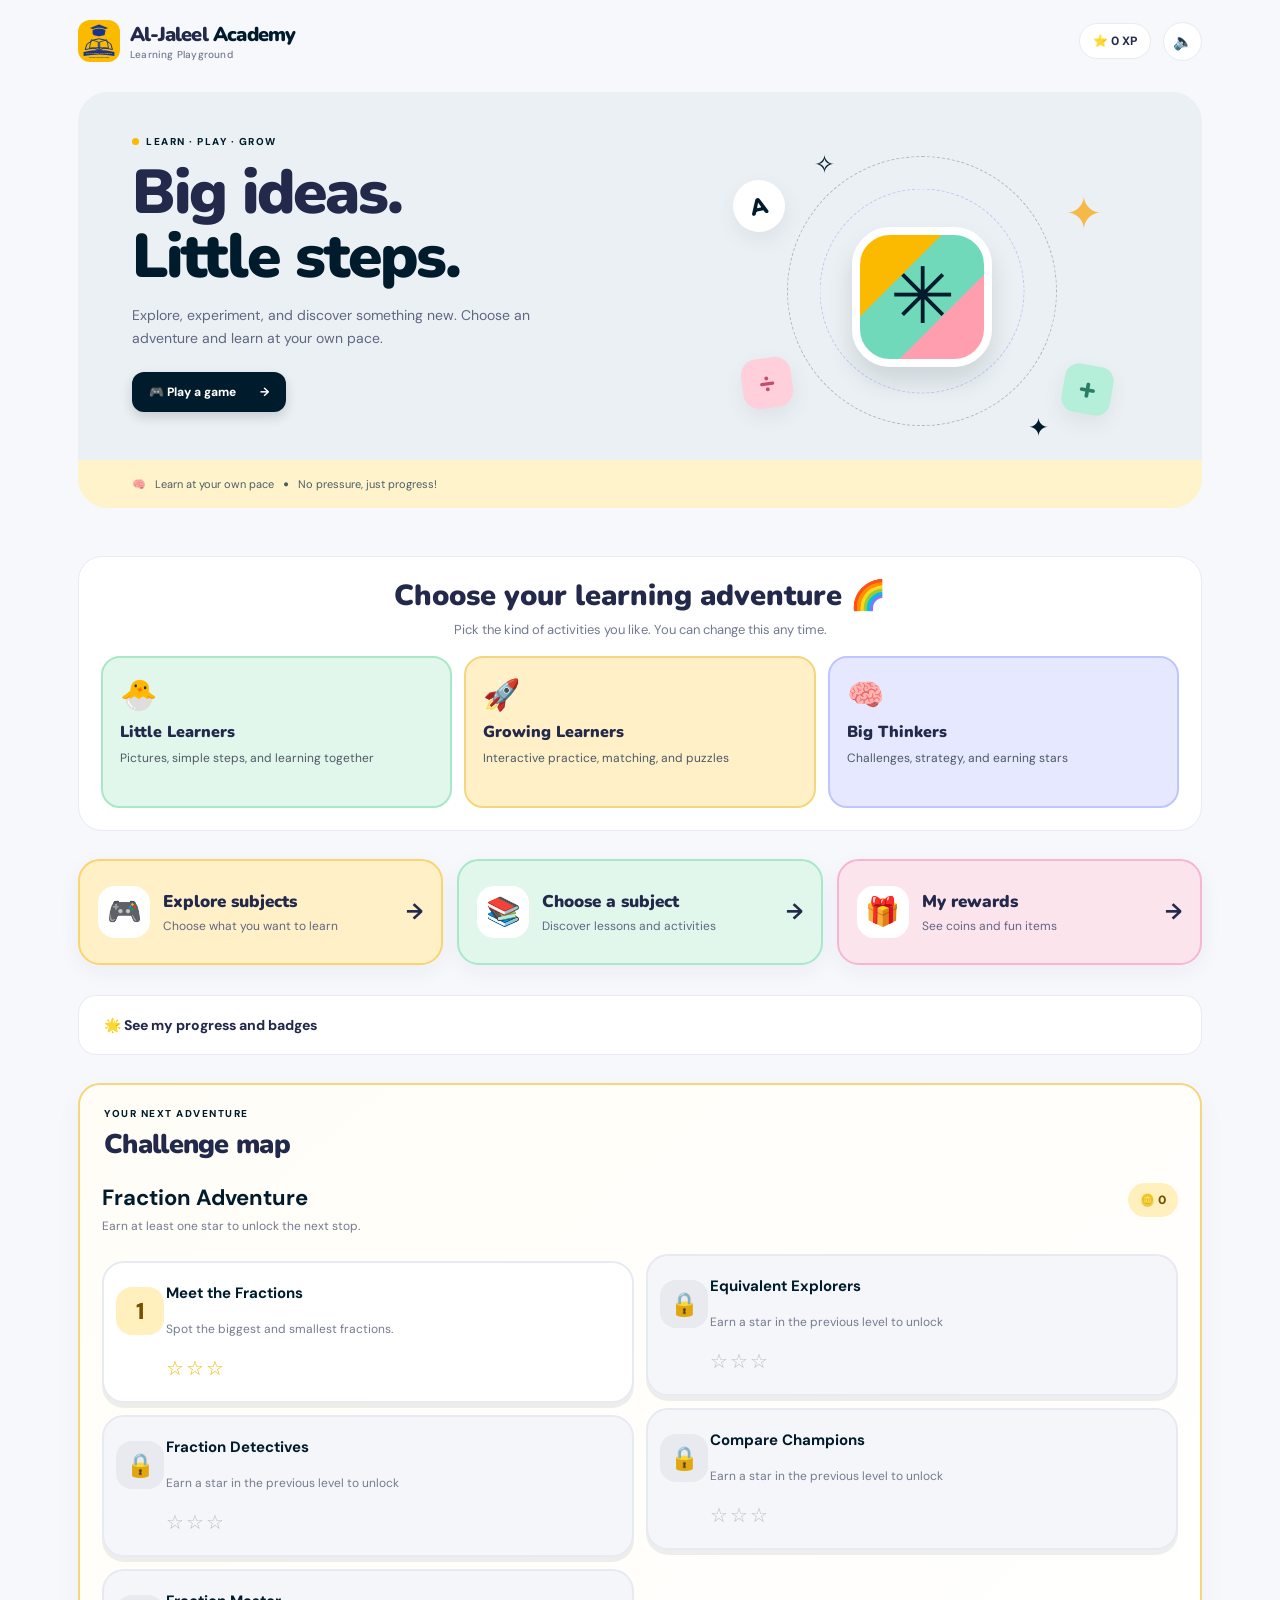
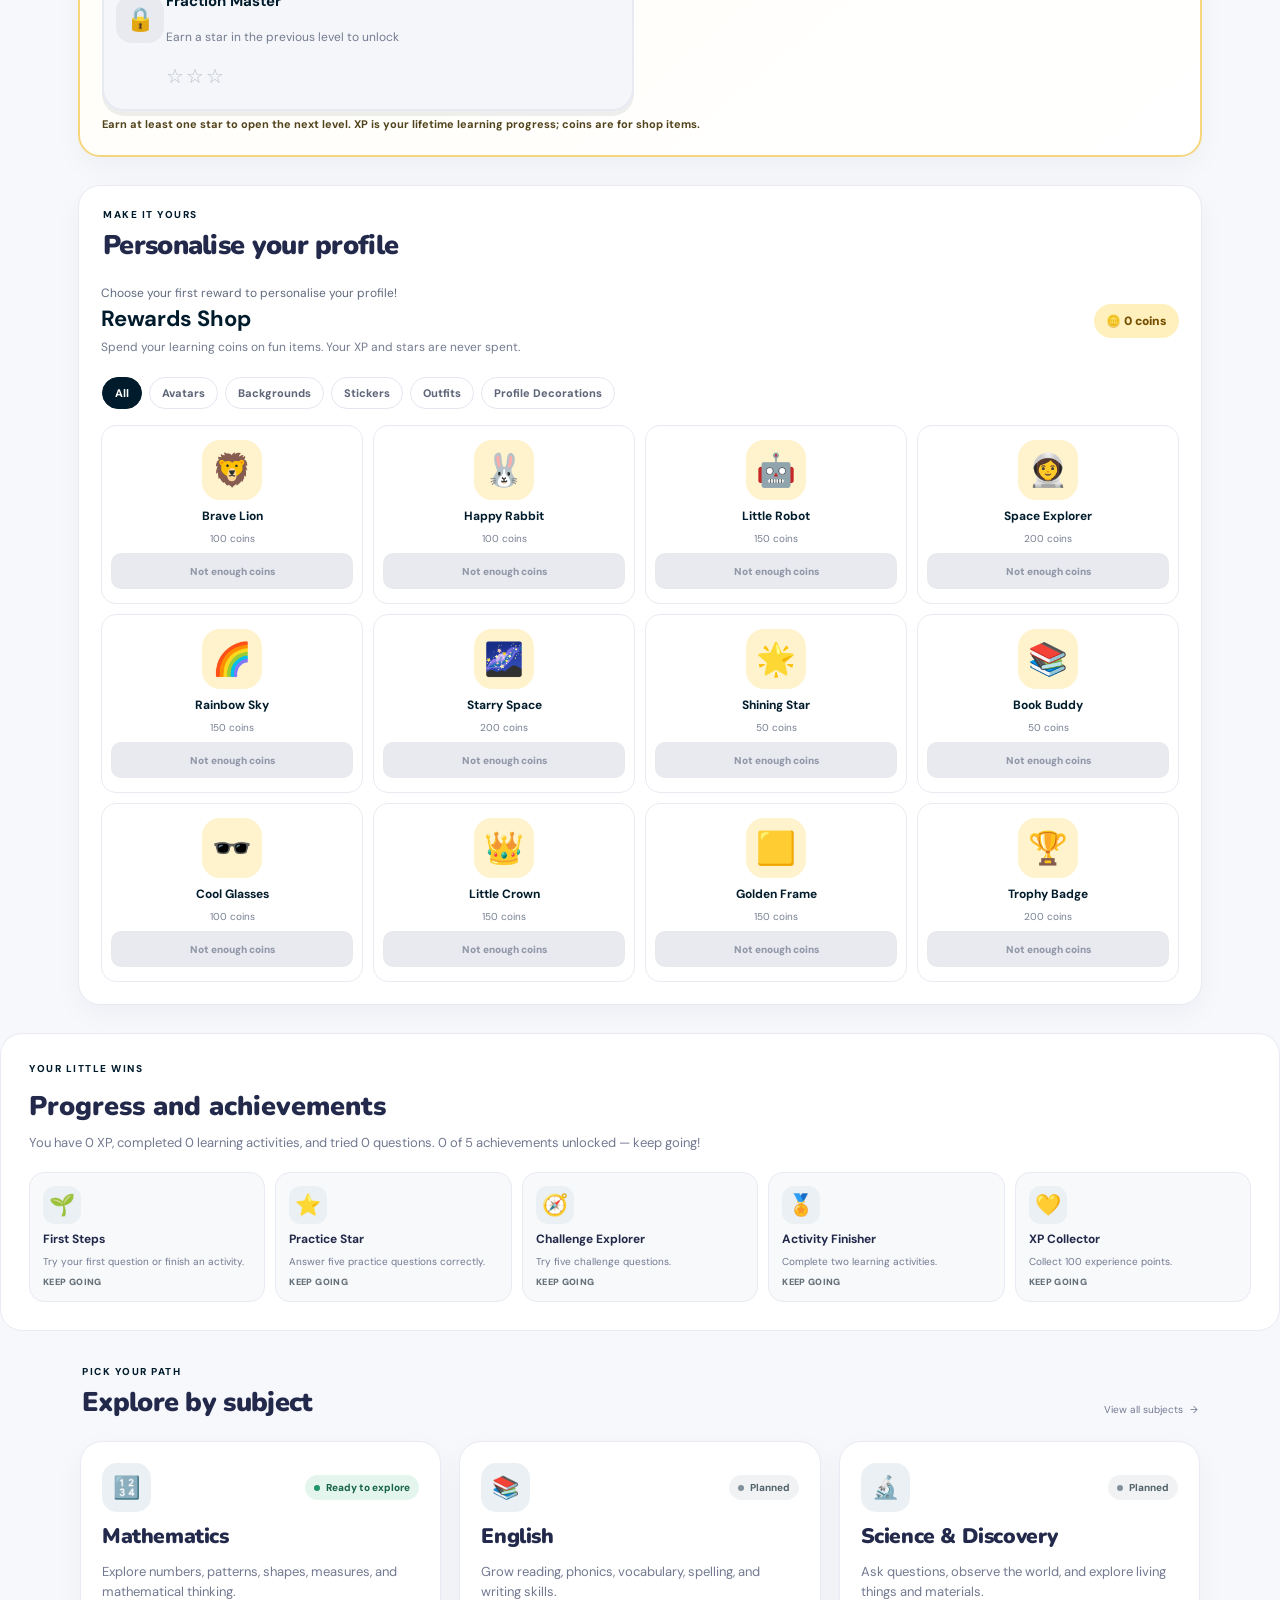
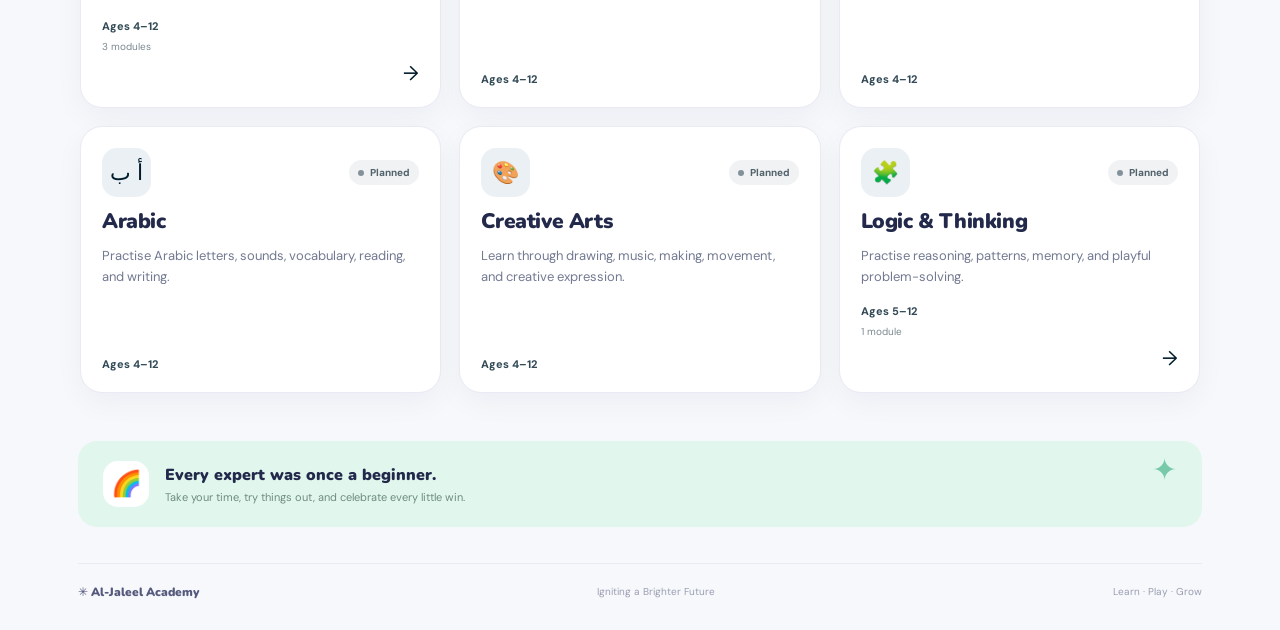
<file: index.html>
<!doctype html>
<html lang="en">
<head>
  <meta charset="utf-8">
  <meta name="viewport" content="width=device-width, initial-scale=1">
  <meta name="theme-color" content="#001C2C">
  <meta name="description" content="A playful learning playground from Al-Jaleel Academy for Nursery and Primary learners aged 4–12.">
  <title>Al-Jaleel Academy Learning Playground — Home</title>
  <link rel="manifest" href="./manifest.webmanifest">
  <link rel="icon" type="image/svg+xml" href="./icon.svg">
  <link rel="stylesheet" href="./styles.css">
  <link rel="stylesheet" href="./gamification.css">
  <link rel="stylesheet" href="./kid-navigation.css">
  <link rel="stylesheet" href="./catalog.css">
  <script src="./data/learning-catalog.js" defer></script>
  <script src="./catalog.js" defer></script>
  <script src="./learner-profiles.js" defer></script>
  <script src="./data/gamification.js" defer></script>
  <script src="./gamification.js" defer></script>
  <script src="./kid-navigation.js" defer></script>
  <script src="./app.js" defer></script>
  <script src="./progress-dashboard.js" defer></script>
  <link rel="stylesheet" href="./learner-profiles.css">
</head>
<body class="home-page">
  <a class="skip-link" href="#main-content">Skip to content</a>
  <header class="topbar">
    <a class="brand" href="./" aria-label="Al-Jaleel Academy home"><img class="brand-logo" src="./icon.svg" alt="" width="42" height="42"><span>Al-Jaleel <span class="brand-accent">Academy</span><small>Learning Playground</small></span></a>
    <div class="topbar-right"><span class="streak-pill" title="Your learning XP"><span aria-hidden="true">⭐</span> <span id="total-points">0</span> XP</span><button class="icon-button" id="sound-toggle" type="button" aria-pressed="false" aria-label="Turn sound effects on">🔈</button></div>
  </header>
  <main id="main-content">
    <section class="welcome hero-card" aria-labelledby="welcome-title">
      <div class="hero-copy">
        <p class="eyebrow"><span class="eyebrow-dot"></span> LEARN · PLAY · GROW</p>
        <h1 id="welcome-title">Big ideas.<br><span>Little steps.</span></h1>
        <p>Explore, experiment, and discover something new. Choose an adventure and learn at your own pace.</p>
        <a class="primary-button hero-button" href="./subjects/">🎮 Play a game <span aria-hidden="true">→</span></a>
      </div>
      <div class="hero-art" aria-hidden="true"><div class="orbit orbit-one"></div><div class="orbit orbit-two"></div><div class="floating-shape shape-circle">A</div><div class="floating-shape shape-star">✦</div><div class="hero-learning-symbol" aria-hidden="true">✳</div><div class="floating-shape shape-square">+</div><div class="floating-shape shape-triangle">÷</div><div class="hero-spark spark-one">✧</div><div class="hero-spark spark-two">✦</div></div>
      <div class="hero-bottom"><span>🧠</span> Learn at your own pace <span class="hero-bottom-dot">•</span> No pressure, just progress!</div>
    </section>
        <section class="age-path-picker" data-age-path-picker aria-labelledby="age-path-title">
      <div class="age-path-heading"><h2 id="age-path-title">Choose your learning adventure 🌈</h2><p>Pick the kind of activities you like. You can change this any time.</p></div>
      <div class="age-path-options">
        <button type="button" class="age-path-card age-path-early" data-age-path="early" aria-pressed="false"><span class="age-emoji" aria-hidden="true">🐣</span><strong>Little Learners</strong><small>Pictures, simple steps, and learning together</small></button>
        <button type="button" class="age-path-card age-path-primary" data-age-path="primary" aria-pressed="false"><span class="age-emoji" aria-hidden="true">🚀</span><strong>Growing Learners</strong><small>Interactive practice, matching, and puzzles</small></button>
        <button type="button" class="age-path-card age-path-explorer" data-age-path="explorer" aria-pressed="false"><span class="age-emoji" aria-hidden="true">🧠</span><strong>Big Thinkers</strong><small>Challenges, strategy, and earning stars</small></button>
      </div>
    </section>
    <section class="kid-quick-start" aria-label="Choose what to do"><a class="kid-action-card kid-play" href="./subjects/"><span class="kid-action-emoji">🎮</span><span><strong>Explore subjects</strong><small>Choose what you want to learn</small></span><b aria-hidden="true">→</b></a><a class="kid-action-card kid-learn" href="./subjects/"><span class="kid-action-emoji">📚</span><span><strong>Choose a subject</strong><small>Discover lessons and activities</small></span><b aria-hidden="true">→</b></a><a class="kid-action-card kid-rewards" href="#rewards-shop"><span class="kid-action-emoji">🎁</span><span><strong>My rewards</strong><small>See coins and fun items</small></span><b aria-hidden="true">→</b></a></section>
    <details class="parent-progress"><summary>🌟 See my progress and badges</summary>
    <section class="dashboard-summary" aria-label="Your learning progress">
      <div><span class="summary-icon">🌟</span><div><strong id="dashboard-points">0</strong><span>Total XP earned</span></div></div>
      <div><span class="summary-icon">🎯</span><div><strong id="dashboard-practice">0</strong><span>Practice questions tried</span></div></div>
      <div><span class="summary-icon">🏆</span><div><strong id="dashboard-challenges">0</strong><span>Challenges attempted</span></div></div>
    </section>
    </details>
    <section class="gamification-panel kid-adventure-panel" aria-labelledby="adventure-section-title"><div class="section-heading"><div><p class="eyebrow">YOUR NEXT ADVENTURE</p><h2 id="adventure-section-title">Challenge map</h2></div></div><div id="challenge-map"></div><p class="gamification-note">Earn at least one star to open the next level. XP is your lifetime learning progress; coins are for shop items.</p></section>
    <section class="gamification-panel kid-rewards-panel" id="my-rewards" aria-labelledby="shop-section-title"><div class="section-heading"><div><p class="eyebrow">MAKE IT YOURS</p><h2 id="shop-section-title">Personalise your profile</h2></div></div><div id="equipped-rewards"></div><div id="rewards-shop"></div></section>
    <section class="learning-achievements" aria-labelledby="achievements-title">
      <div class="achievements-heading"><p class="eyebrow">YOUR LITTLE WINS</p><h2 id="achievements-title">Progress and achievements</h2><p id="progress-summary" aria-live="polite">Every question you try is a step forward.</p></div>
      <div class="achievement-grid" id="achievement-grid" aria-label="Learning achievements"></div>
    </section>
    <section class="home-subjects" aria-labelledby="path-title"><div class="section-heading"><div><p class="eyebrow">PICK YOUR PATH</p><h2 id="path-title">Explore by subject</h2></div><a class="coming-label" href="./subjects/">View all subjects <span aria-hidden="true">→</span></a></div><section class="catalog-grid home-catalog-grid" data-catalog-view="subjects" aria-label="Learning subjects"></section></section>
    <section class="encouragement-strip"><div class="encourage-icon">🌈</div><div><h3>Every expert was once a beginner.</h3><p>Take your time, try things out, and celebrate every little win.</p></div><span class="encourage-spark" aria-hidden="true">✦</span></section>
  </main>
  <footer class="site-footer"><a class="footer-brand" href="./">✳ Al-Jaleel Academy</a><span>Igniting a Brighter Future</span><span>Learn · Play · Grow</span></footer>
  <div class="toast" id="toast" role="status" aria-live="polite" hidden></div>
</body>
</html>
</file>
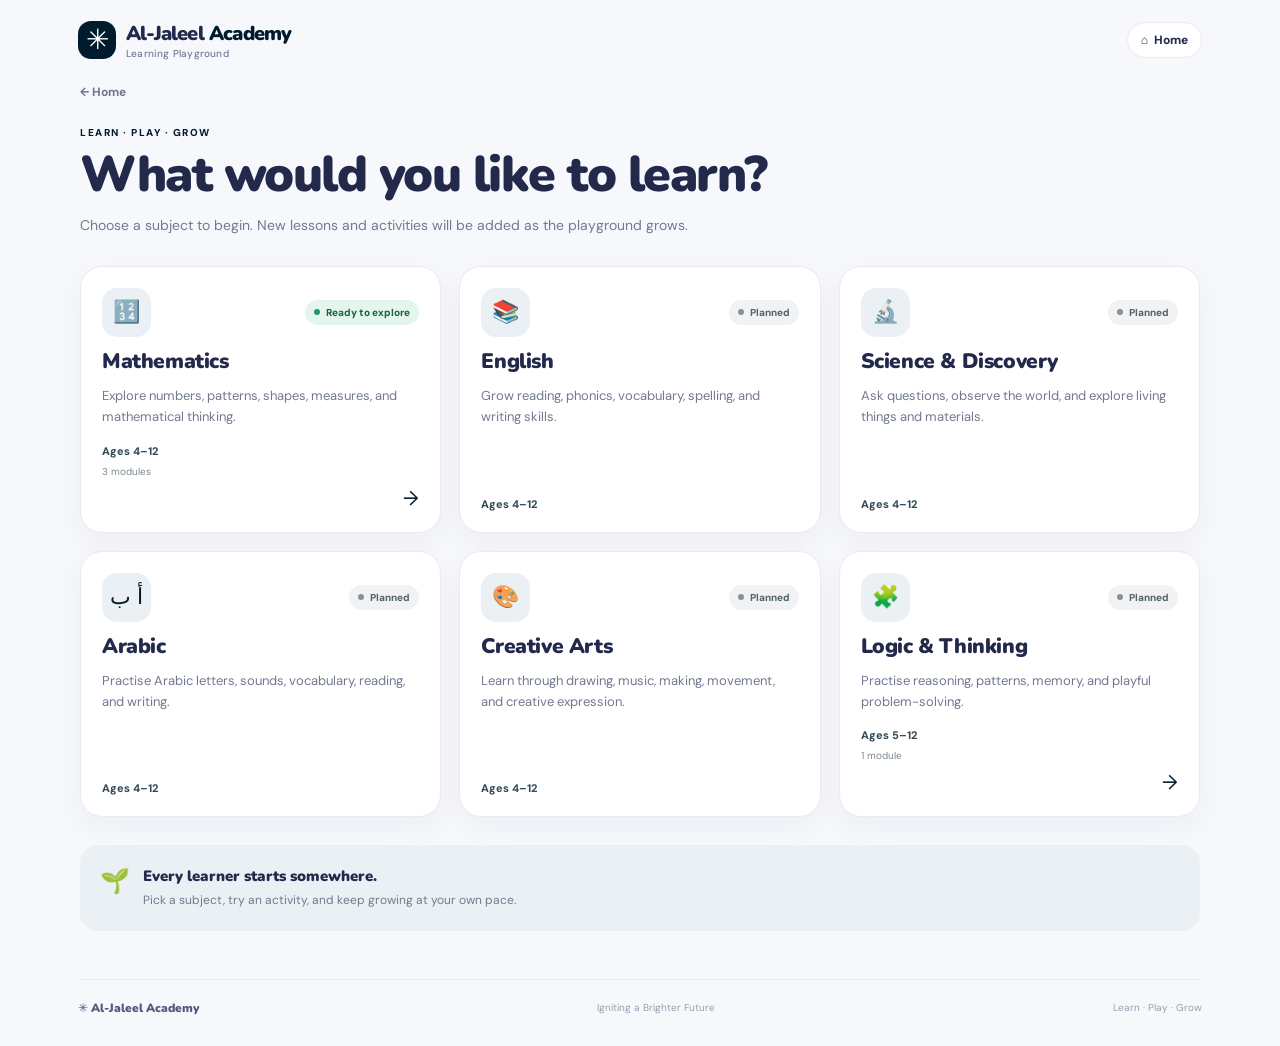
<file: subjects/index.html>
<!doctype html>
<html lang="en">
<head>
  <meta charset="utf-8">
  <meta name="viewport" content="width=device-width, initial-scale=1">
  <meta name="theme-color" content="#001C2C">
  <meta name="description" content="Choose a subject and explore playful lessons and activities from Al-Jaleel Academy.">
  <title>Explore Subjects — Al-Jaleel Academy Learning Playground</title>
  <link rel="manifest" href="../manifest.webmanifest">
  <link rel="stylesheet" href="../styles.css">
  <link rel="stylesheet" href="../catalog.css">
  <script src="../data/learning-catalog.js" defer></script>
  <script src="../learner-profiles.js" defer></script>
  <script src="../catalog.js" defer></script>
  <link rel="stylesheet" href="../learner-profiles.css">
</head>
<body class="catalog-page" data-root="../">
  <a class="skip-link" href="#main-content">Skip to content</a>
  <header class="topbar">
    <a class="brand" href="../" aria-label="Al-Jaleel Academy home"><span class="brand-mark" aria-hidden="true">✳</span><span>Al-Jaleel <span class="brand-accent">Academy</span><small>Learning Playground</small></span></a>
    <div class="topbar-right"><a class="home-button" href="../">⌂ <span>Home</span></a></div>
  </header>
  <main id="main-content" class="catalog-main">
    <a class="back-link" href="../">← Home</a>
    <section class="catalog-intro">
      <p class="eyebrow">LEARN · PLAY · GROW</p>
      <h1>What would you like to learn?</h1>
      <p>Choose a subject to begin. New lessons and activities will be added as the playground grows.</p>
    </section>
    <section class="catalog-grid" data-catalog-view="subjects" aria-label="Learning subjects"></section>
    <section class="catalog-note"><span aria-hidden="true">🌱</span><div><strong>Every learner starts somewhere.</strong><p>Pick a subject, try an activity, and keep growing at your own pace.</p></div></section>
  </main>
  <footer class="site-footer"><a class="footer-brand" href="../">✳ Al-Jaleel Academy</a><span>Igniting a Brighter Future</span><span>Learn · Play · Grow</span></footer>
</body>
</html>
</file>
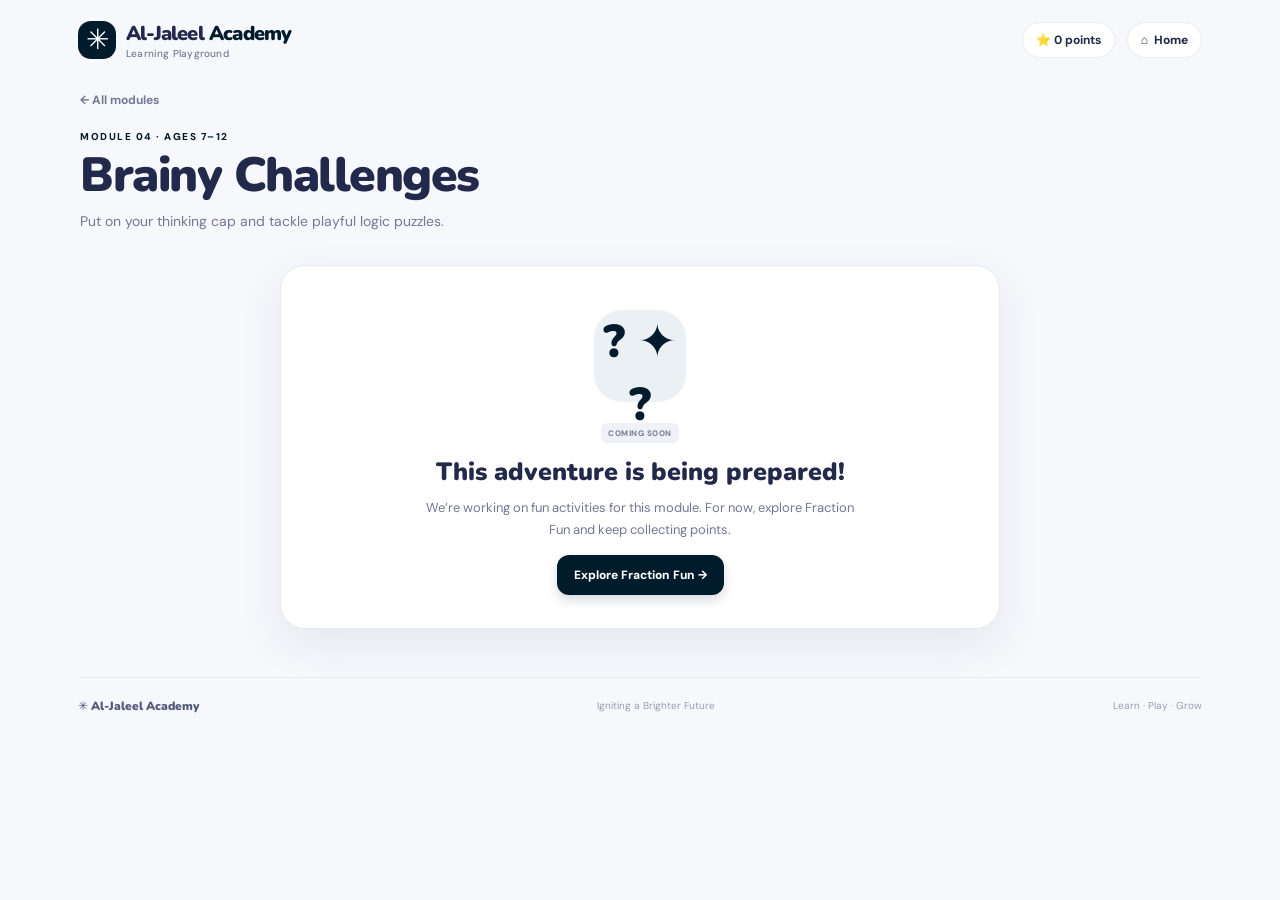
<file: modules/challenges/index.html>
<!doctype html>
<html lang="en">
<head>
  <meta charset="utf-8"><meta name="viewport" content="width=device-width, initial-scale=1">
  <meta name="theme-color" content="#001C2C">
  <meta name="description" content="Put on your thinking cap and tackle playful logic puzzles.">
  <title>Brainy Challenges — Al-Jaleel Academy Learning Playground</title>
  <link rel="manifest" href="../../manifest.webmanifest"><link rel="stylesheet" href="../../styles.css">
  <script src="../../learner-profiles.js" defer></script>
  <script src="../../app.js" defer></script>
  <link rel="stylesheet" href="../../learner-profiles.css">
</head>
<body class="module-page placeholder-page">
  <a class="skip-link" href="#main-content">Skip to content</a>
  <header class="topbar"><a class="brand" href="../../"><span class="brand-mark" aria-hidden="true">✳</span><span>Al-Jaleel <span class="brand-accent">Academy</span><small>Learning Playground</small></span></a><div class="topbar-right"><span class="streak-pill">⭐ <span id="total-points">0</span> points</span><a class="home-button" href="../../">⌂ <span>Home</span></a></div></header>
  <main id="main-content" class="module-main"><div class="module-page-intro"><a class="back-link" href="../../">← All modules</a><p class="eyebrow">MODULE 04 · AGES 7–12</p><h1>Brainy Challenges</h1><p>Put on your thinking cap and tackle playful logic puzzles.</p></div>
    <section class="coming-soon-panel"><div class="coming-soon-art" aria-hidden="true">? ✦ ?</div><span class="module-tag soon-tag">COMING SOON</span><h2>This adventure is being prepared!</h2><p>We’re working on fun activities for this module. For now, explore Fraction Fun and keep collecting points.</p><a class="primary-button" href="../fractions/">Explore Fraction Fun →</a></section>
  </main>
  <footer class="site-footer"><a class="footer-brand" href="../../">✳ Al-Jaleel Academy</a><span>Igniting a Brighter Future</span><span>Learn · Play · Grow</span></footer>
</body>
</html>
</file>
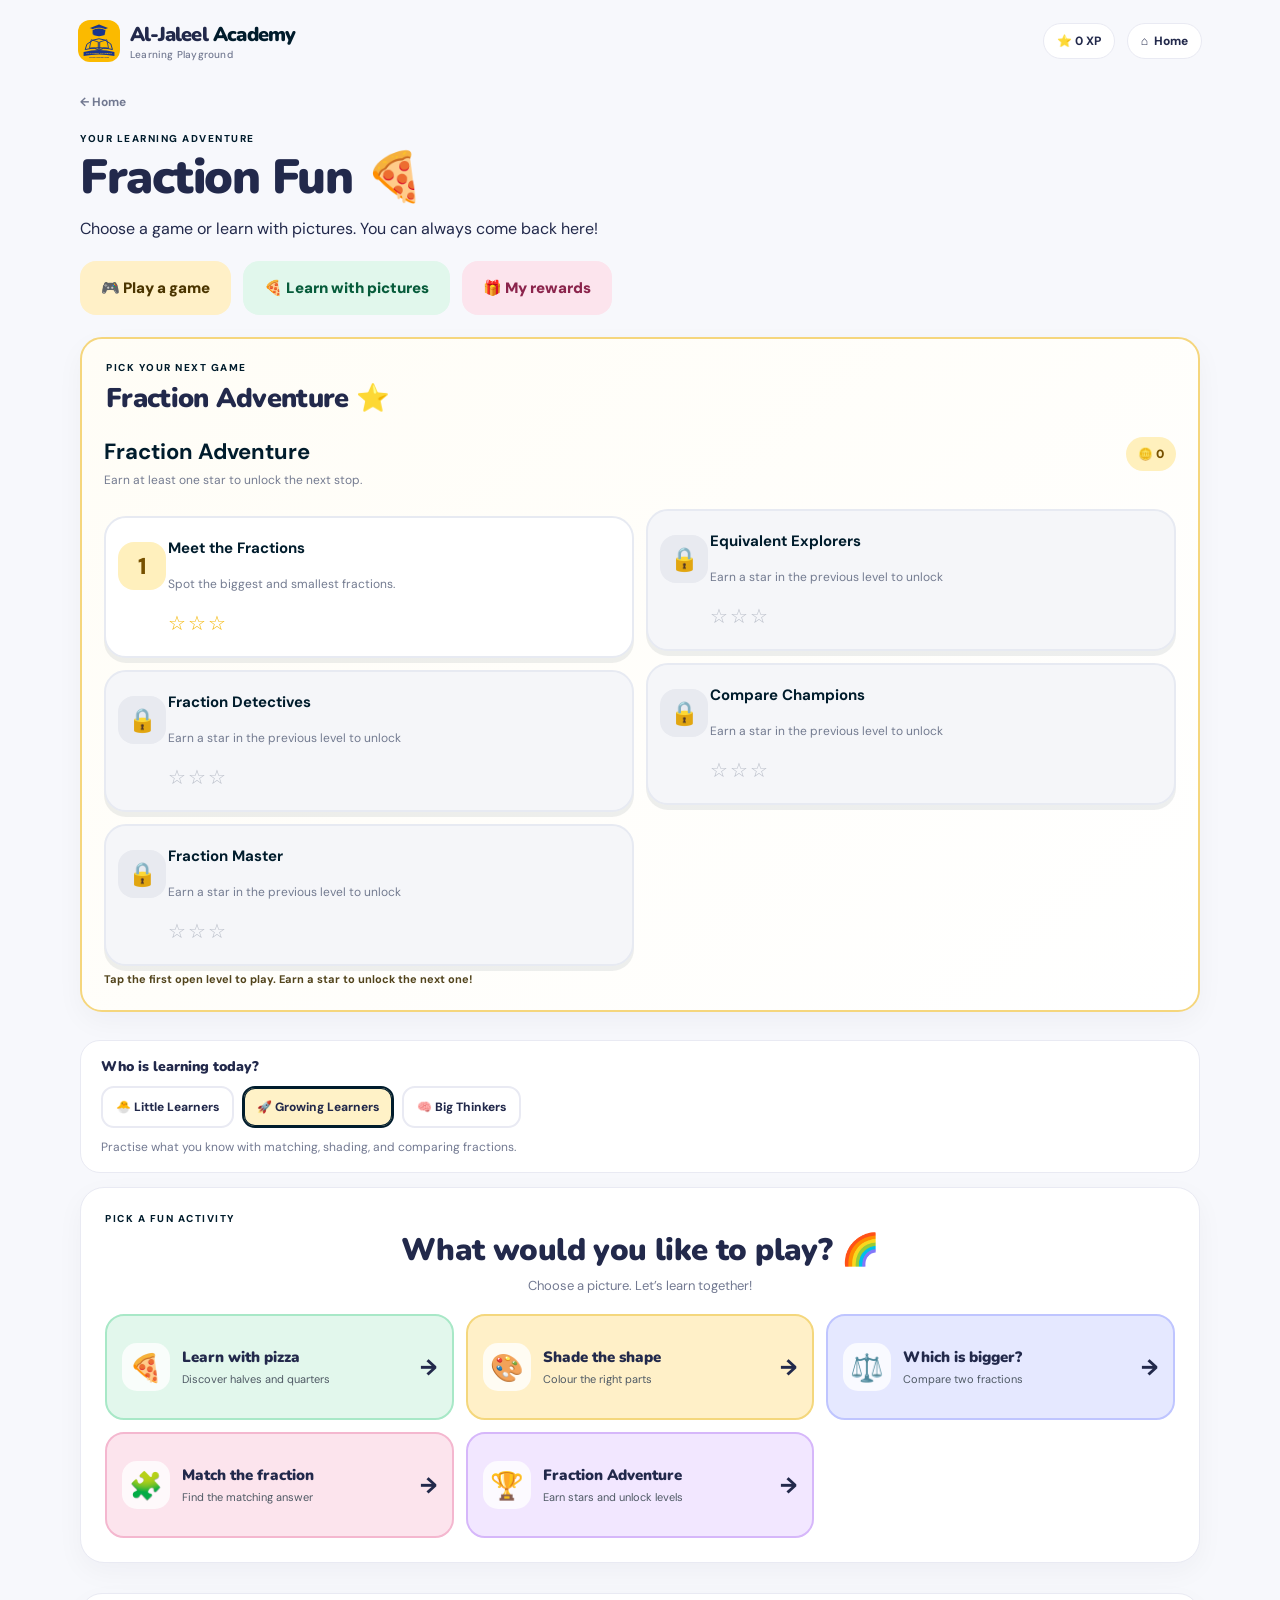
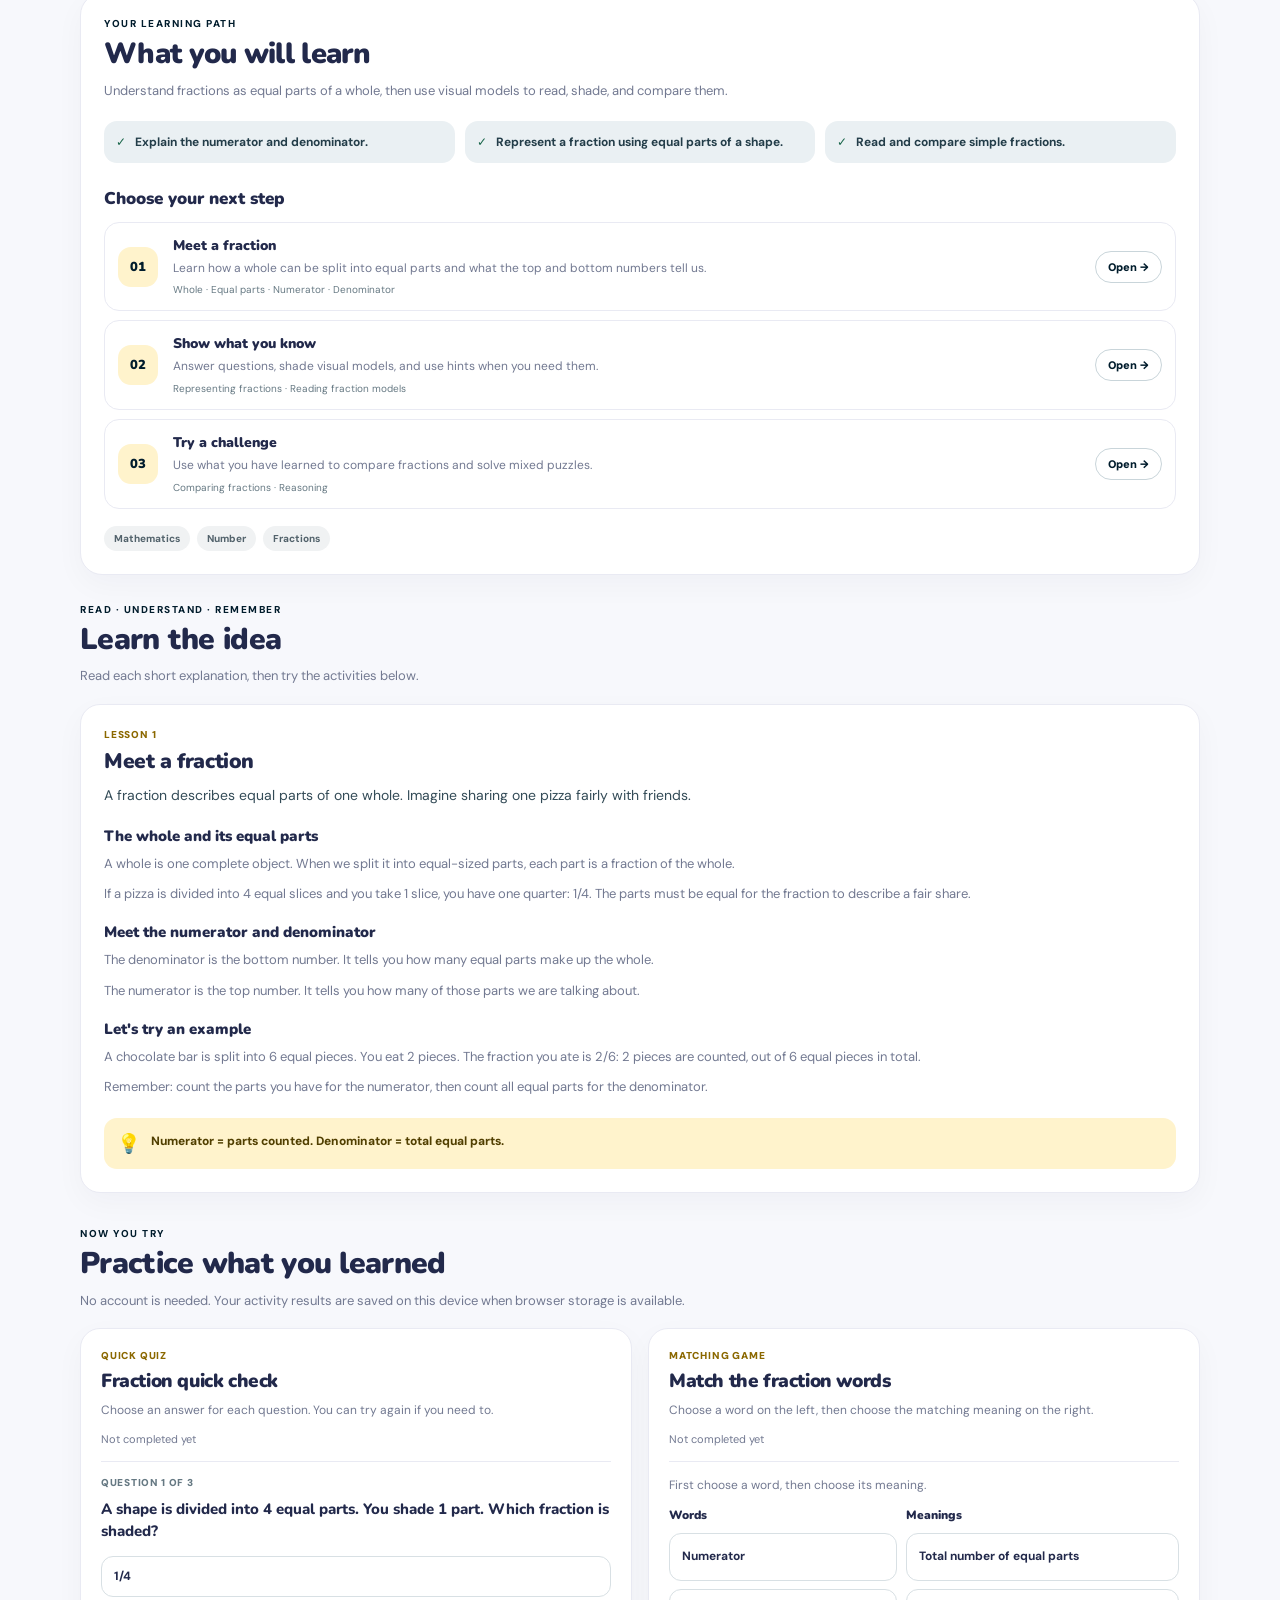
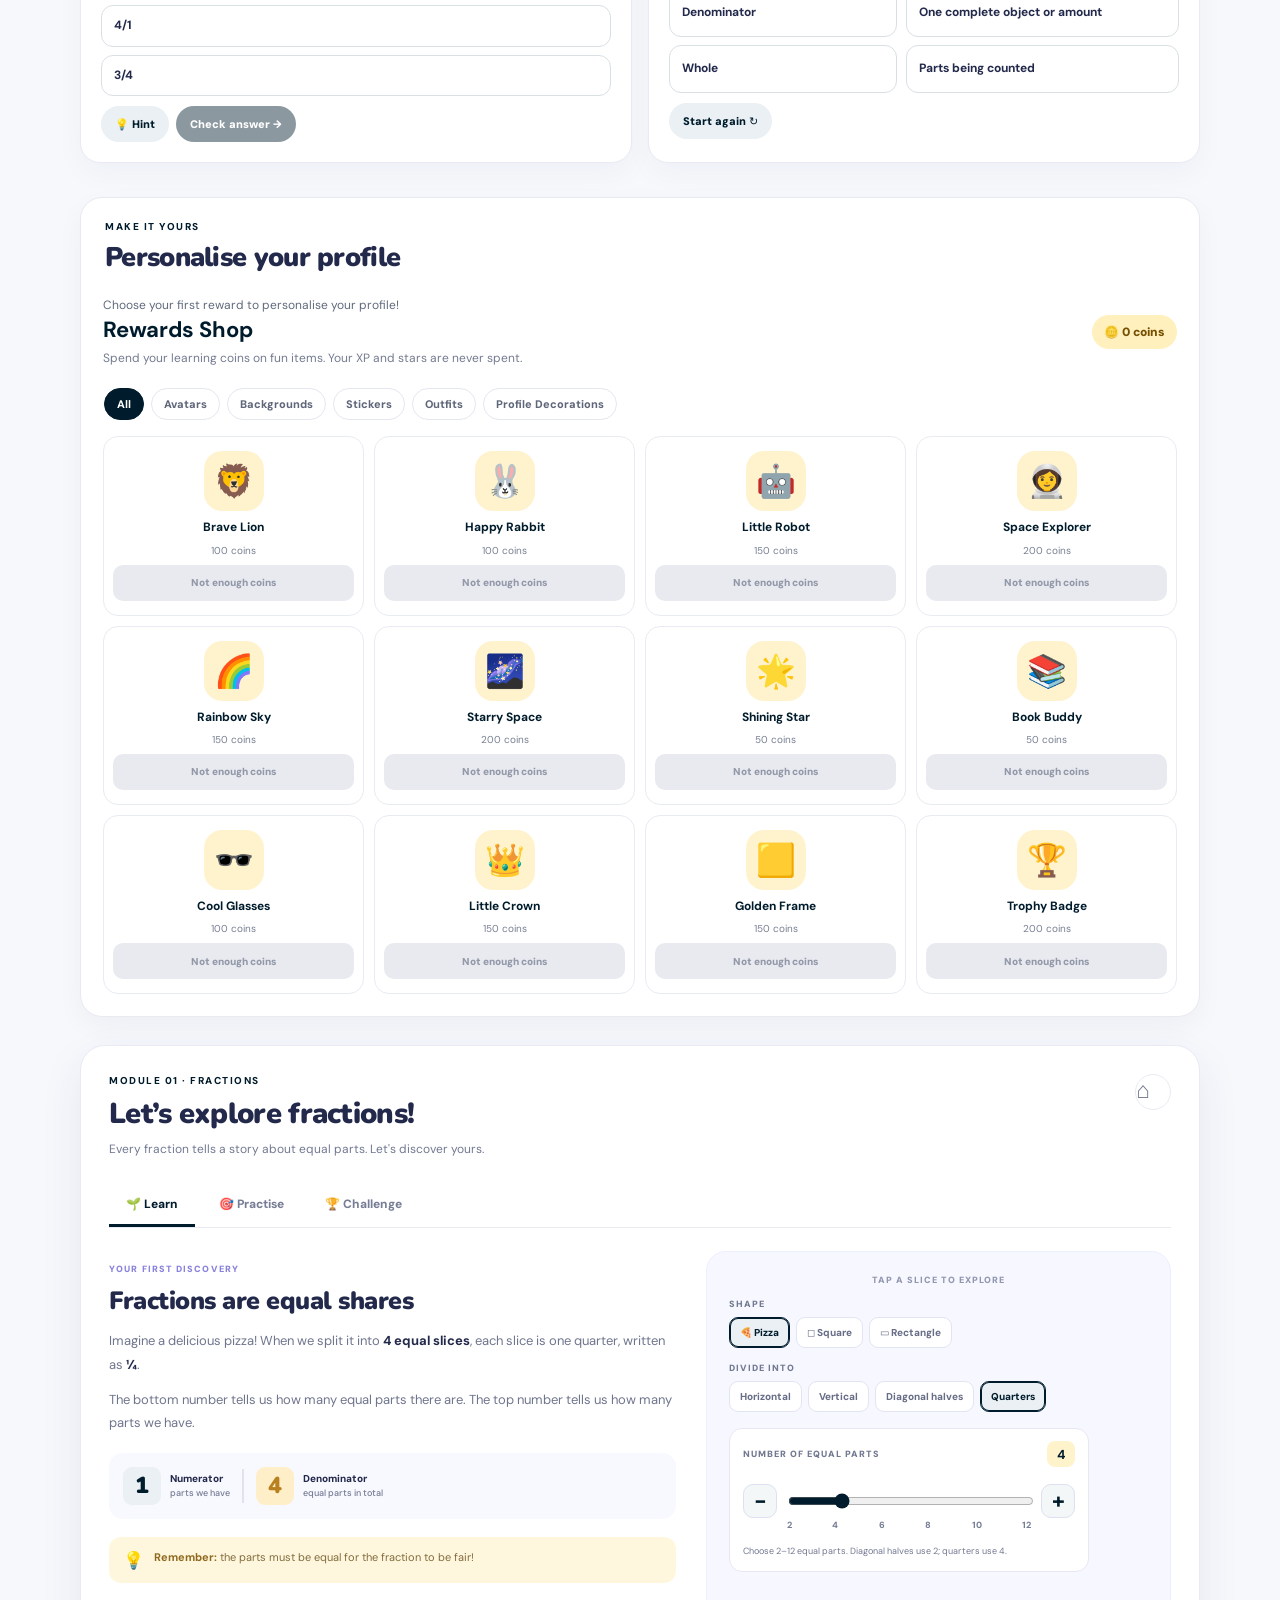
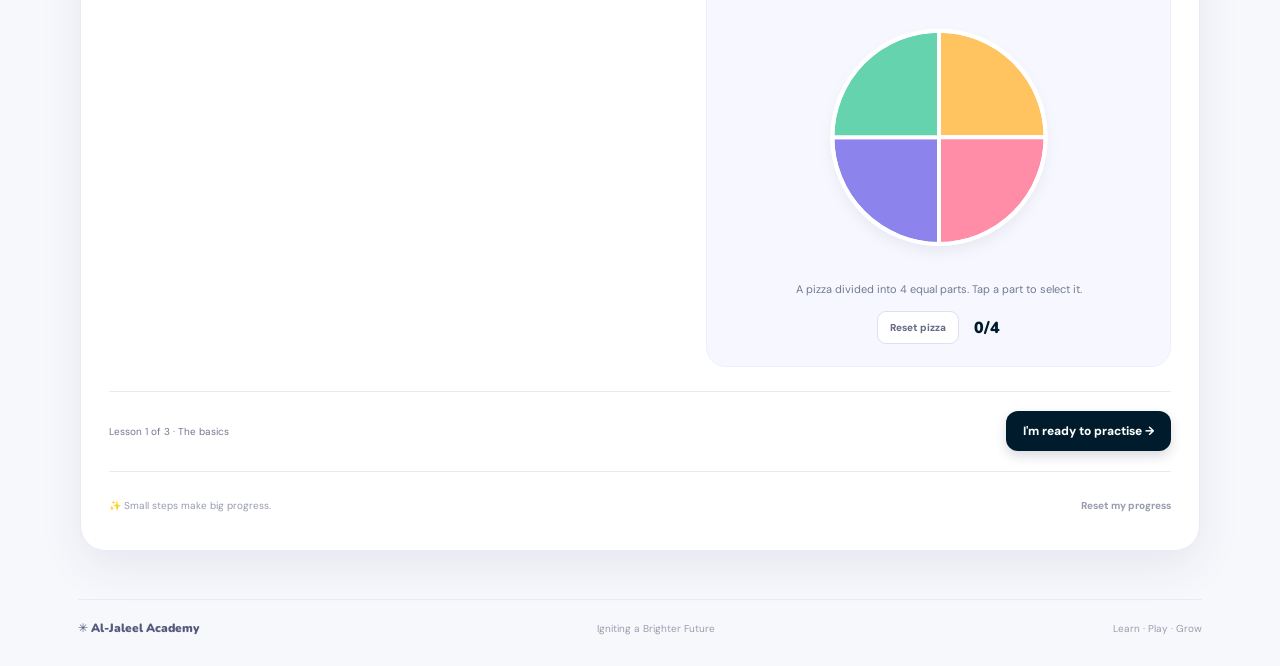
<file: modules/fractions/index.html>
<!doctype html>
<html lang="en">
<head>
  <meta charset="utf-8">
  <meta name="viewport" content="width=device-width, initial-scale=1">
  <meta name="theme-color" content="#001C2C">
  <meta name="description" content="Learn, practise, and compare fractions with playful visual maths activities.">
  <title>Fraction Fun — Al-Jaleel Academy Learning Playground</title>
  <link rel="manifest" href="../../manifest.webmanifest">
  <link rel="icon" type="image/svg+xml" href="../../icon.svg">
  <link rel="stylesheet" href="../../styles.css">
  <link rel="stylesheet" href="../../gamification.css">
  <link rel="stylesheet" href="../../kid-navigation.css">
  <link rel="stylesheet" href="../../learning-module.css">
  <script src="../../data/module-content.js" defer></script>
  <script src="../../learning-module.js" defer></script>
  <link rel="stylesheet" href="../../learning-activities.css">
  <script src="../../data/activities.js" defer></script>
  <script src="../../learner-profiles.js" defer></script>
  <script src="../../data/gamification.js" defer></script>
  <script src="../../gamification.js" defer></script>
  <script src="../../kid-navigation.js" defer></script>
  <script src="../../learning-activities.js" defer></script>
  <script src="../../app.js" defer></script>
  <link rel="stylesheet" href="../../learner-profiles.css">
</head>
<body class="module-page fractions-page">
  <a class="skip-link" href="#main-content">Skip to content</a>
  <header class="topbar">
    <a class="brand" href="../../" aria-label="Al-Jaleel Academy home"><img class="brand-logo" src="../../icon.svg" alt="" width="42" height="42"><span>Al-Jaleel <span class="brand-accent">Academy</span><small>Learning Playground</small></span></a>
    <div class="topbar-right"><span class="streak-pill" title="Your learning XP"><span aria-hidden="true">⭐</span> <span id="total-points">0</span> XP</span><a class="home-button" href="../../">⌂ <span>Home</span></a></div>
  </header>
  <main id="main-content" class="module-main">
    <div class="module-page-intro"><a class="back-link" href="../../">← Home</a><p class="eyebrow">YOUR LEARNING ADVENTURE</p><h1>Fraction Fun 🍕</h1><p>Choose a game or learn with pictures. You can always come back here!</p><div class="kid-module-actions"><button type="button" class="kid-big-button kid-play" data-kid-action="play">🎮 Play a game</button><button type="button" class="kid-big-button kid-learn" data-kid-action="learn">🍕 Learn with pictures</button><a class="kid-big-button kid-rewards" href="#my-rewards">🎁 My rewards</a></div></div>
        <section class="gamification-panel kid-adventure-panel" aria-labelledby="adventure-section-title"><div class="section-heading"><div><p class="eyebrow">PICK YOUR NEXT GAME</p><h2 id="adventure-section-title">Fraction Adventure ⭐</h2></div></div><div id="challenge-map"></div><p class="gamification-note">Tap the first open level to play. Earn a star to unlock the next one!</p></section>
        <section class="module-age-switch" aria-label="Choose activity level">
          <p>Who is learning today?</p>
          <div role="group" aria-label="Learning level">
            <button type="button" data-module-age="early" aria-pressed="false">🐣 Little Learners</button>
            <button type="button" data-module-age="primary" aria-pressed="false">🚀 Growing Learners</button>
            <button type="button" data-module-age="explorer" aria-pressed="false">🧠 Big Thinkers</button>
          </div>
          <p class="module-age-hint" data-module-age-hint>Choose a path to get activity suggestions that suit you.</p>
        </section>
        <section class="fraction-activity-launcher" aria-labelledby="fraction-activity-title">
          <div class="fraction-launcher-heading"><p class="eyebrow">PICK A FUN ACTIVITY</p><h2 id="fraction-activity-title">What would you like to play? 🌈</h2><p>Choose a picture. Let’s learn together!</p></div>
          <div class="fraction-activity-grid">
            <button type="button" class="fraction-activity-card activity-learn" data-fraction-activity="learn"><span class="fraction-activity-emoji" aria-hidden="true">🍕</span><span class="fraction-activity-copy"><strong>Learn with pizza</strong><small>Discover halves and quarters</small></span><span class="fraction-activity-arrow" aria-hidden="true">→</span></button>
            <button type="button" class="fraction-activity-card activity-shade" data-fraction-activity="shade"><span class="fraction-activity-emoji" aria-hidden="true">🎨</span><span class="fraction-activity-copy"><strong>Shade the shape</strong><small>Colour the right parts</small></span><span class="fraction-activity-arrow" aria-hidden="true">→</span></button>
            <button type="button" class="fraction-activity-card activity-compare" data-fraction-activity="compare"><span class="fraction-activity-emoji" aria-hidden="true">⚖️</span><span class="fraction-activity-copy"><strong>Which is bigger?</strong><small>Compare two fractions</small></span><span class="fraction-activity-arrow" aria-hidden="true">→</span></button>
            <button type="button" class="fraction-activity-card activity-match" data-fraction-activity="match"><span class="fraction-activity-emoji" aria-hidden="true">🧩</span><span class="fraction-activity-copy"><strong>Match the fraction</strong><small>Find the matching answer</small></span><span class="fraction-activity-arrow" aria-hidden="true">→</span></button>
            <button type="button" class="fraction-activity-card activity-detective" data-fraction-activity="detective"><span class="fraction-activity-emoji" aria-hidden="true">🕵️</span><span class="fraction-activity-copy"><strong>Fraction detective</strong><small>Solve a fraction mystery</small></span><span class="fraction-activity-arrow" aria-hidden="true">→</span></button>
            <button type="button" class="fraction-activity-card activity-adventure" data-fraction-activity="adventure"><span class="fraction-activity-emoji" aria-hidden="true">🏆</span><span class="fraction-activity-copy"><strong>Fraction Adventure</strong><small>Earn stars and unlock levels</small></span><span class="fraction-activity-arrow" aria-hidden="true">→</span></button>
          </div>
        </section>
        <div data-learning-module="fractions"></div>
        <div class="learning-content-library" data-learning-activities="fractions"></div>
        <section class="gamification-panel kid-rewards-panel" id="my-rewards" aria-labelledby="shop-section-title"><div class="section-heading"><div><p class="eyebrow">MAKE IT YOURS</p><h2 id="shop-section-title">Personalise your profile</h2></div></div><div id="equipped-rewards"></div><div id="rewards-shop"></div></section>
        <section class="learning-panel" id="fraction-workspace" aria-labelledby="workspace-title">
      <div class="workspace-heading">
        <div><p class="eyebrow">MODULE 01 · FRACTIONS</p><h2 id="workspace-title">Let’s explore fractions!</h2><p>Every fraction tells a story about equal parts. Let's discover yours.</p></div>
        <a class="close-workspace" href="../../" aria-label="Back to home">⌂</a>
      </div>
      <div class="tab-list" role="tablist" aria-label="Fraction activities">
        <button class="tab-button is-active" id="tab-learn" type="button" role="tab" aria-selected="true" aria-controls="panel-learn" data-panel="learn">🌱 Learn</button>
        <button class="tab-button" id="tab-practice" type="button" role="tab" aria-selected="false" aria-controls="panel-practice" data-panel="practice">🎯 Practise</button>
        <button class="tab-button" id="tab-challenge" type="button" role="tab" aria-selected="false" aria-controls="panel-challenge" data-panel="challenge">🏆 Challenge</button>
      </div>

      <div class="activity-panel" id="panel-learn" role="tabpanel" aria-labelledby="tab-learn" data-activity="learn">
        <div class="learn-layout">
          <div class="learn-text"><span class="lesson-step">YOUR FIRST DISCOVERY</span><h3>Fractions are equal shares</h3><p>Imagine a delicious pizza! When we split it into <strong>4 equal slices</strong>, each slice is one quarter, written as <strong>¼</strong>.</p><p>The bottom number tells us how many equal parts there are. The top number tells us how many parts we have.</p>
            <div class="fraction-key"><div><span class="key-number">1</span><span>Numerator<br><small>parts we have</small></span></div><div class="fraction-line"></div><div><span class="key-number">4</span><span>Denominator<br><small>equal parts in total</small></span></div></div>
            <div class="tip-box"><span aria-hidden="true">💡</span><p><strong>Remember:</strong> the parts must be equal for the fraction to be fair!</p></div>
          </div>
          <div class="visual-card"><span class="visual-label">TAP A SLICE TO EXPLORE</span><div class="model-controls" aria-label="Choose a shape and how to divide it">
<div class="model-control-group"><span class="model-control-label">SHAPE</span><div class="model-toggle-row" role="group" aria-label="Choose shape">
<button type="button" class="model-toggle is-active" data-shape="pizza" aria-pressed="true">🍕 Pizza</button><button type="button" class="model-toggle" data-shape="square" aria-pressed="false">◻ Square</button><button type="button" class="model-toggle" data-shape="rectangle" aria-pressed="false">▭ Rectangle</button></div></div>
<div class="model-control-group"><span class="model-control-label">DIVIDE INTO</span><div class="model-toggle-row split-toggle-row" role="group" aria-label="Choose how to divide the shape">
<button type="button" class="model-toggle" data-split="horizontal" aria-pressed="false">Horizontal</button><button type="button" class="model-toggle" data-split="vertical" aria-pressed="false">Vertical</button><button type="button" class="model-toggle" data-split="diagonal" aria-pressed="false">Diagonal halves</button><button type="button" class="model-toggle is-active" data-split="quarters" aria-pressed="true">Quarters</button></div></div>
<div class="model-control-group denominator-control"><label class="model-control-label" for="denominator-slider">NUMBER OF EQUAL PARTS <strong id="denominator-value">4</strong></label><div class="denominator-slider-row"><button type="button" class="denominator-step" id="denominator-minus" aria-label="Decrease number of parts">−</button><input id="denominator-slider" type="range" min="2" max="12" step="1" value="4" aria-label="Number of equal parts"><div class="denominator-scale" aria-hidden="true"><span>2</span><span>4</span><span>6</span><span>8</span><span>10</span><span>12</span></div><button type="button" class="denominator-step" id="denominator-plus" aria-label="Increase number of parts">+</button></div><p class="denominator-help">Choose 2–12 equal parts. Diagonal halves use 2; quarters use 4.</p></div></div><div class="interactive-pizza" id="learn-pizza" role="group" aria-label="Interactive fraction model"></div><p class="visual-caption" id="pizza-caption" aria-live="polite">One whole pizza. 4 equal slices.</p><div class="pizza-controls"><button class="secondary-button" id="pizza-reset" type="button">Reset pizza</button><span class="fraction-readout" id="pizza-readout">0/4</span></div></div>
        </div>
        <div class="lesson-navigation"><span>Lesson 1 of 3 · The basics</span><button class="primary-button" data-go="practice" type="button">I'm ready to practise →</button></div>
      </div>

      <div class="activity-panel" id="panel-practice" role="tabpanel" aria-labelledby="tab-practice" data-activity="practice" hidden>
        <div class="practice-menu-wrap"><div class="practice-menu-heading"><span class="lesson-step">CHOOSE YOUR MINI-GAME</span><h3>How do you want to practise?</h3><p>Pick a game. Each one helps you master fractions in a different way.</p></div><div class="practice-activity-grid" id="practice-menu"></div></div>
        <div class="quiz-card practice-game" id="practice-game" hidden><button class="practice-back-button" id="practice-menu-back" type="button">← All practice games</button>
          <div class="quiz-topline"><span class="lesson-step" id="practice-game-title">MINI-GAME</span><span class="question-counter" id="practice-game-count">ROUND 1</span></div><div class="quiz-progress"><span id="practice-game-progress"></span></div>
          <h3 id="practice-game-prompt"></h3><div class="shade-denominator-picker" id="shade-denominator-picker" hidden><label for="shade-denominator-control">Set the denominator — total equal parts</label><div class="shade-denominator-row"><input id="shade-denominator-control" type="range" min="2" max="10" step="1" value="2" aria-describedby="shade-denominator-help"><output id="shade-denominator-value" for="shade-denominator-control">2</output></div><p id="shade-denominator-help">Move the scale until the total number of parts matches the bottom number.</p></div><div class="practice-game-visual" id="practice-game-visual"></div><div class="practice-interactive-visual" id="practice-interactive-visual" hidden></div><p class="practice-live-count" id="practice-live-count" aria-live="polite"></p>
          <div class="answer-grid" id="practice-game-answers" role="group" aria-label="Choose your answer"></div><button class="primary-button practice-check-button" id="practice-check-shading" type="button" hidden>Check my shading →</button>
          <div class="feedback-message" id="practice-game-feedback" role="status" aria-live="polite" hidden></div><div class="quiz-actions"><button class="text-button" id="practice-game-hint" type="button">💡 Give me a hint</button><button class="primary-button" id="practice-game-next" type="button" disabled>Next question →</button></div><div class="hint-message" id="practice-game-hint-message" hidden></div>
        </div>
      </div>

      <div class="activity-panel" id="panel-challenge" role="tabpanel" aria-labelledby="tab-challenge" data-activity="challenge" hidden>
        <div class="quiz-card challenge-card" id="challenge-card">
          <div class="quiz-topline"><span class="lesson-step">BRAIN POWER</span><span class="question-counter" id="challenge-counter">QUESTION 1</span><span class="challenge-badge">⭐ 20 POINTS</span></div>
          <h3 id="challenge-level-title">Meet the Fractions</h3><h3 id="challenge-question">Which fraction is the largest?</h3>
          <p class="challenge-intro">A mixed round of fraction puzzles: compare, find equals, spot mistakes, and think on the number line.</p>
          <div class="challenge-visuals" id="challenge-visuals"></div>
          <div class="answer-grid" id="challenge-answers" role="group" aria-label="Choose your answer"></div>
          <div class="feedback-message" id="challenge-feedback" role="status" aria-live="polite" hidden></div>
          <div class="quiz-actions"><button class="text-button" id="challenge-hint" type="button">💡 Give me a hint</button><button class="primary-button" id="challenge-next" type="button" disabled>Next challenge →</button></div>
          <div class="hint-message" id="challenge-hint-message" hidden></div>
        </div>
      </div>
      <div class="workspace-footer"><span>✨ Small steps make big progress.</span><button class="text-button" id="reset-progress" type="button">Reset my progress</button></div>
    </section>
  </main>
  <footer class="site-footer"><a class="footer-brand" href="../../">✳ Al-Jaleel Academy</a><span>Igniting a Brighter Future</span><span>Learn · Play · Grow</span></footer>
  <div class="toast" id="toast" role="status" aria-live="polite" hidden></div>
</body>
</html>
</file>
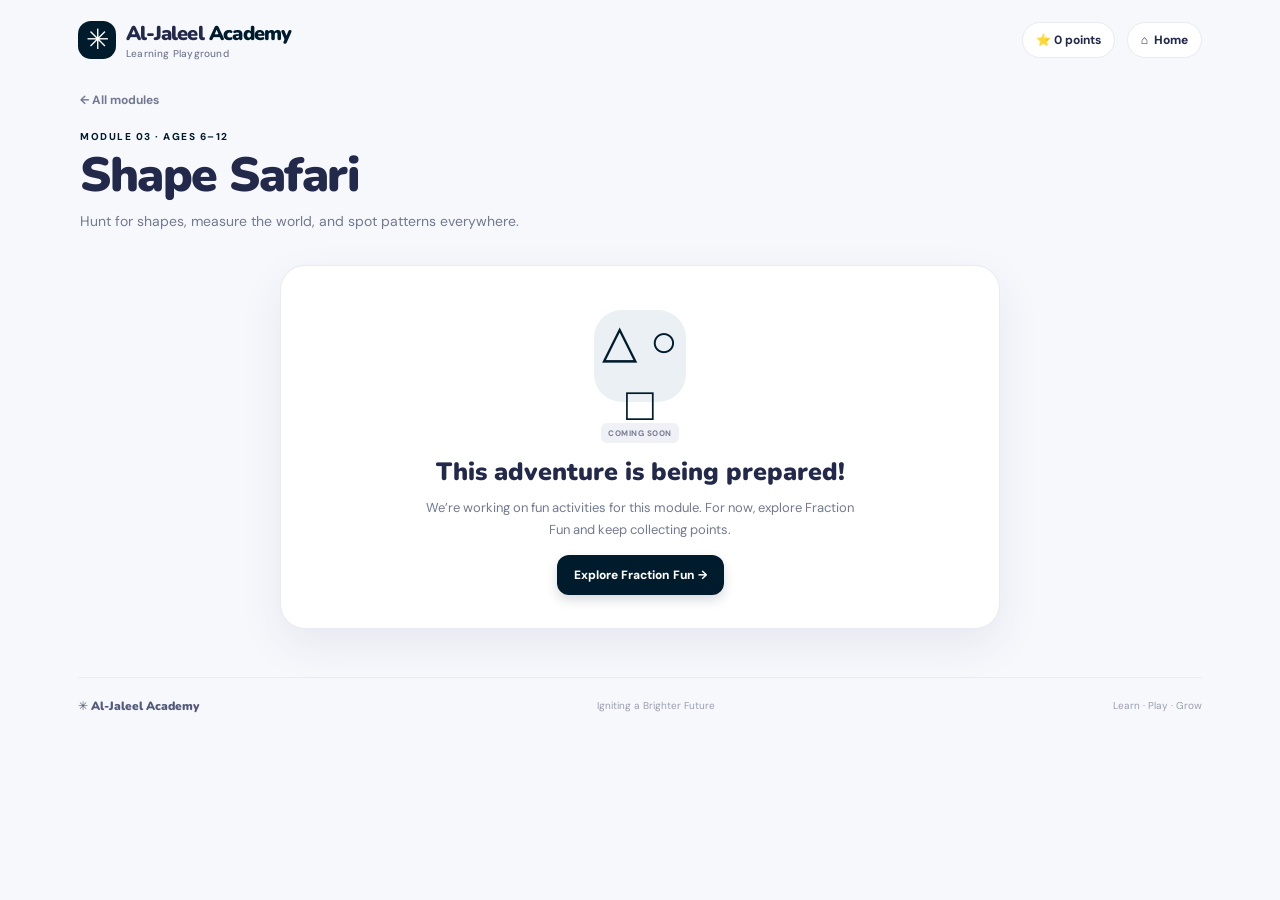
<file: modules/geometry/index.html>
<!doctype html>
<html lang="en">
<head>
  <meta charset="utf-8"><meta name="viewport" content="width=device-width, initial-scale=1">
  <meta name="theme-color" content="#001C2C">
  <meta name="description" content="Hunt for shapes, measure the world, and spot patterns everywhere.">
  <title>Shape Safari — Al-Jaleel Academy Learning Playground</title>
  <link rel="manifest" href="../../manifest.webmanifest"><link rel="stylesheet" href="../../styles.css">
  <script src="../../learner-profiles.js" defer></script>
  <script src="../../app.js" defer></script>
  <link rel="stylesheet" href="../../learner-profiles.css">
</head>
<body class="module-page placeholder-page">
  <a class="skip-link" href="#main-content">Skip to content</a>
  <header class="topbar"><a class="brand" href="../../"><span class="brand-mark" aria-hidden="true">✳</span><span>Al-Jaleel <span class="brand-accent">Academy</span><small>Learning Playground</small></span></a><div class="topbar-right"><span class="streak-pill">⭐ <span id="total-points">0</span> points</span><a class="home-button" href="../../">⌂ <span>Home</span></a></div></header>
  <main id="main-content" class="module-main"><div class="module-page-intro"><a class="back-link" href="../../">← All modules</a><p class="eyebrow">MODULE 03 · AGES 6–12</p><h1>Shape Safari</h1><p>Hunt for shapes, measure the world, and spot patterns everywhere.</p></div>
    <section class="coming-soon-panel"><div class="coming-soon-art" aria-hidden="true">△ ○ □</div><span class="module-tag soon-tag">COMING SOON</span><h2>This adventure is being prepared!</h2><p>We’re working on fun activities for this module. For now, explore Fraction Fun and keep collecting points.</p><a class="primary-button" href="../fractions/">Explore Fraction Fun →</a></section>
  </main>
  <footer class="site-footer"><a class="footer-brand" href="../../">✳ Al-Jaleel Academy</a><span>Igniting a Brighter Future</span><span>Learn · Play · Grow</span></footer>
</body>
</html>
</file>
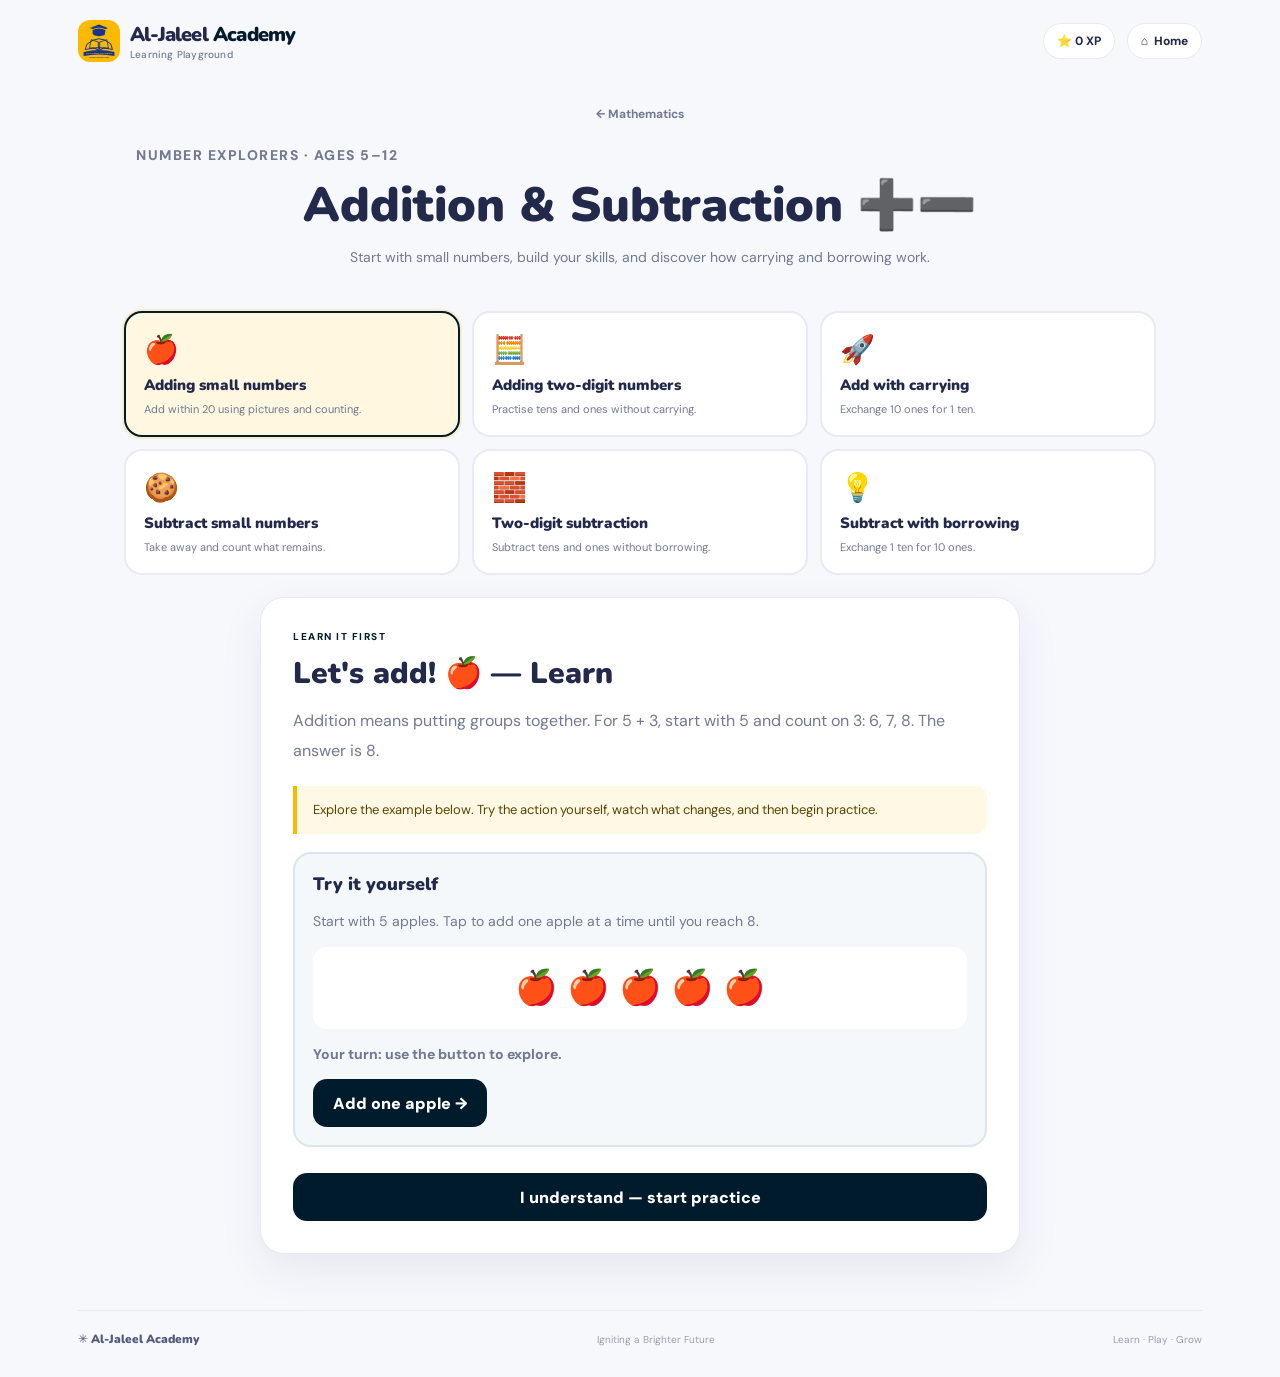
<file: modules/numbers/index.html>
<!doctype html>
<html lang="en"><head><meta charset="utf-8"><meta name="viewport" content="width=device-width, initial-scale=1"><meta name="theme-color" content="#001C2C"><meta name="description" content="Learn addition and subtraction, including carrying and borrowing, with friendly step-by-step maths games."><title>Number Explorers — Al-Jaleel Academy Learning Playground</title><link rel="manifest" href="../../manifest.webmanifest"><link rel="icon" type="image/svg+xml" href="../../icon.svg"><link rel="stylesheet" href="../../styles.css"><link rel="stylesheet" href="../../number-operations.css"><script src="../../learner-profiles.js" defer></script><script src="../../data/gamification.js" defer></script><script src="../../gamification.js" defer></script><script src="../../number-operations.js" defer></script><link rel="stylesheet" href="../../learner-profiles.css"></head>
<body class="module-page"><a class="skip-link" href="#main-content">Skip to content</a><header class="topbar"><a class="brand" href="../../" aria-label="Al-Jaleel Academy home"><img class="brand-logo" src="../../icon.svg" alt="" width="42" height="42"><span>Al-Jaleel <span class="brand-accent">Academy</span><small>Learning Playground</small></span></a><div class="topbar-right"><span class="streak-pill">⭐ <span id="total-points">0</span> XP</span><a class="home-button" href="../../">⌂ <span>Home</span></a></div></header>
<main id="main-content" class="operations-main"><div class="operations-intro"><a class="back-link" href="../../subjects/mathematics/">← Mathematics</a><p class="eyebrow">NUMBER EXPLORERS · AGES 5–12</p><h1>Addition &amp; Subtraction ➕➖</h1><p>Start with small numbers, build your skills, and discover how carrying and borrowing work.</p></div>
<section aria-label="Choose an activity"><div class="operations-picker" id="operation-picker">
<button type="button" class="operation-choice" data-mode="add-easy" aria-pressed="true"><span>🍎</span><strong>Adding small numbers</strong><small>Add within 20 using pictures and counting.</small></button><button type="button" class="operation-choice" data-mode="add-two" aria-pressed="false"><span>🧮</span><strong>Adding two-digit numbers</strong><small>Practise tens and ones without carrying.</small></button><button type="button" class="operation-choice" data-mode="carry" aria-pressed="false"><span>🚀</span><strong>Add with carrying</strong><small>Exchange 10 ones for 1 ten.</small></button><button type="button" class="operation-choice" data-mode="sub-easy" aria-pressed="false"><span>🍪</span><strong>Subtract small numbers</strong><small>Take away and count what remains.</small></button><button type="button" class="operation-choice" data-mode="sub-two" aria-pressed="false"><span>🧱</span><strong>Two-digit subtraction</strong><small>Subtract tens and ones without borrowing.</small></button><button type="button" class="operation-choice" data-mode="borrow" aria-pressed="false"><span>💡</span><strong>Subtract with borrowing</strong><small>Exchange 1 ten for 10 ones.</small></button></div></section>
<section class="lesson-panel" id="lesson-panel" aria-labelledby="lesson-heading"><p class="eyebrow">LEARN IT FIRST</p><h2 id="lesson-heading">Addition — Learn</h2><p id="lesson-content" class="lesson-content"></p><div class="lesson-note">Explore the example below. Try the action yourself, watch what changes, and then begin practice.</div><section class="lesson-demo" id="lesson-demo" aria-label="Interactive lesson activity"><h3 id="demo-title">Try it yourself</h3><p id="demo-instruction"></p><div class="demo-visual" id="demo-visual" aria-live="polite"></div><p class="demo-status" id="demo-status" role="status" aria-live="polite"></p><button class="operation-button" id="demo-action" type="button">Let's try it →</button></section><button class="operation-button lesson-start" id="start-practice" type="button">I understand — start practice</button></section><section class="operation-workspace" id="operation-workspace" aria-labelledby="game-title" hidden><h2 id="game-title">Let's add! 🌟</h2><p class="operation-instruction" id="game-instruction"></p><div class="operation-progress"><span id="question-count">Question 1 of 5</span><span id="score-count">⭐ 0 correct</span></div><div class="operation-progress-track"><div class="operation-progress-fill" id="question-progress"></div></div><div class="operation-problem"><div class="equation" id="equation" aria-live="polite">Line up each digit by its place value</div><div class="pv-grid" id="place-value-grid" role="group" aria-label="Place-value arithmetic grid"></div><div class="operation-worked" id="worked-example" hidden></div></div><form id="answer-form" class="operation-answer-row"><button class="operation-button" type="submit">Check answer</button></form><div class="operation-answer-row" style="margin-top:10px"><button class="operation-button secondary" type="button" id="hint-button">💡 Show me how</button><button class="operation-button secondary" type="button" id="next-button" hidden>Next question →</button></div><p class="operation-feedback" id="feedback" role="status" aria-live="polite"></p><div class="operation-summary" id="round-summary" hidden></div></section></main><footer class="site-footer"><a class="footer-brand" href="../../">✳ Al-Jaleel Academy</a><span>Igniting a Brighter Future</span><span>Learn · Play · Grow</span></footer></body></html>
</file>
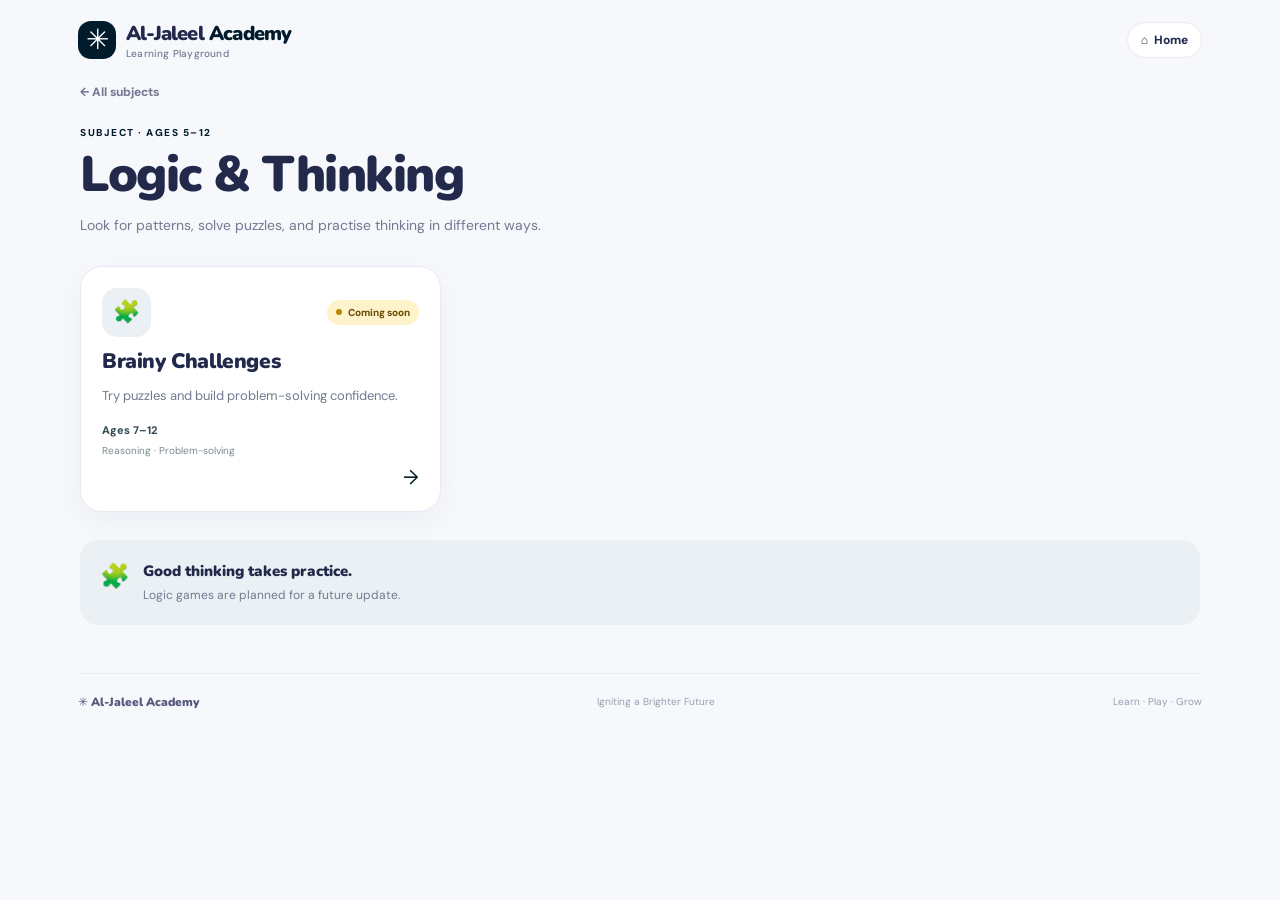
<file: subjects/logic/index.html>
<!doctype html>
<html lang="en">
<head>
  <meta charset="utf-8">
  <meta name="viewport" content="width=device-width, initial-scale=1">
  <meta name="theme-color" content="#001C2C">
  <meta name="description" content="Explore logic puzzles and thinking challenges for young learners.">
  <title>Logic &amp; Thinking — Al-Jaleel Academy Learning Playground</title>
  <link rel="manifest" href="../../manifest.webmanifest">
  <link rel="stylesheet" href="../../styles.css">
  <link rel="stylesheet" href="../../catalog.css">
  <script src="../../data/learning-catalog.js" defer></script>
  <script src="../../learner-profiles.js" defer></script>
  <script src="../../catalog.js" defer></script>
  <link rel="stylesheet" href="../../learner-profiles.css">
</head>
<body class="catalog-page" data-root="../../">
  <a class="skip-link" href="#main-content">Skip to content</a>
  <header class="topbar">
    <a class="brand" href="../../" aria-label="Al-Jaleel Academy home"><span class="brand-mark" aria-hidden="true">✳</span><span>Al-Jaleel <span class="brand-accent">Academy</span><small>Learning Playground</small></span></a>
    <div class="topbar-right"><a class="home-button" href="../../">⌂ <span>Home</span></a></div>
  </header>
  <main id="main-content" class="catalog-main">
    <a class="back-link" href="../">← All subjects</a>
    <section class="catalog-intro">
      <p class="eyebrow">SUBJECT · AGES 5–12</p>
      <h1>Logic &amp; Thinking</h1>
      <p>Look for patterns, solve puzzles, and practise thinking in different ways.</p>
    </section>
    <section class="catalog-grid" data-catalog-view="logic" aria-label="Logic and thinking modules"></section>
    <section class="catalog-note"><span aria-hidden="true">🧩</span><div><strong>Good thinking takes practice.</strong><p>Logic games are planned for a future update.</p></div></section>
  </main>
  <footer class="site-footer"><a class="footer-brand" href="../../">✳ Al-Jaleel Academy</a><span>Igniting a Brighter Future</span><span>Learn · Play · Grow</span></footer>
</body>
</html>
</file>
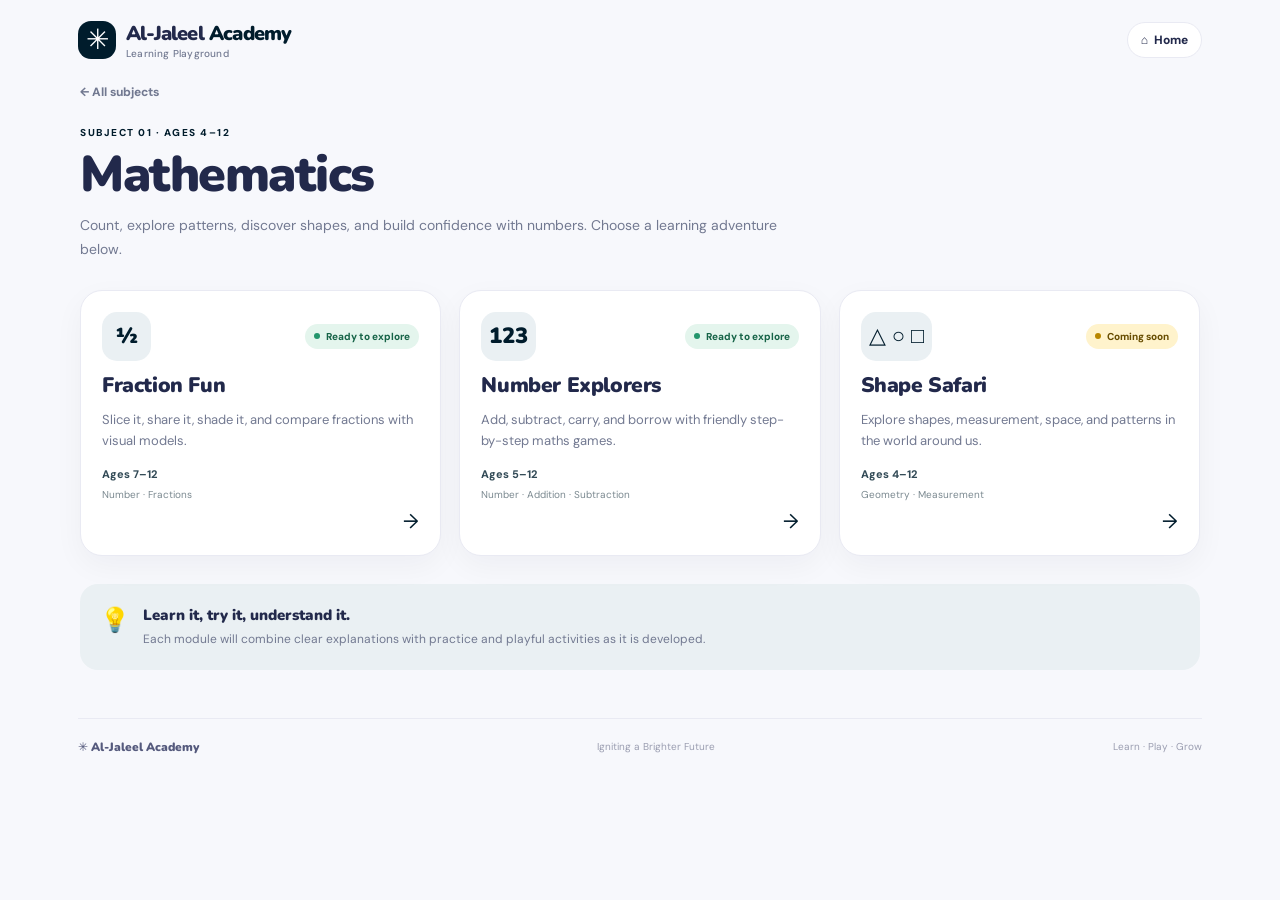
<file: subjects/mathematics/index.html>
<!doctype html>
<html lang="en">
<head>
  <meta charset="utf-8">
  <meta name="viewport" content="width=device-width, initial-scale=1">
  <meta name="theme-color" content="#001C2C">
  <meta name="description" content="Explore mathematics modules for Nursery and Primary learners.">
  <title>Mathematics — Al-Jaleel Academy Learning Playground</title>
  <link rel="manifest" href="../../manifest.webmanifest">
  <link rel="stylesheet" href="../../styles.css">
  <link rel="stylesheet" href="../../catalog.css">
  <script src="../../data/learning-catalog.js" defer></script>
  <script src="../../learner-profiles.js" defer></script>
  <script src="../../catalog.js" defer></script>
  <link rel="stylesheet" href="../../learner-profiles.css">
</head>
<body class="catalog-page" data-root="../../">
  <a class="skip-link" href="#main-content">Skip to content</a>
  <header class="topbar">
    <a class="brand" href="../../" aria-label="Al-Jaleel Academy home"><span class="brand-mark" aria-hidden="true">✳</span><span>Al-Jaleel <span class="brand-accent">Academy</span><small>Learning Playground</small></span></a>
    <div class="topbar-right"><a class="home-button" href="../../">⌂ <span>Home</span></a></div>
  </header>
  <main id="main-content" class="catalog-main">
    <a class="back-link" href="../">← All subjects</a>
    <section class="catalog-intro">
      <p class="eyebrow">SUBJECT 01 · AGES 4–12</p>
      <h1>Mathematics</h1>
      <p>Count, explore patterns, discover shapes, and build confidence with numbers. Choose a learning adventure below.</p>
    </section>
    <section class="catalog-grid" data-catalog-view="mathematics" aria-label="Mathematics modules"></section>
    <section class="catalog-note"><span aria-hidden="true">💡</span><div><strong>Learn it, try it, understand it.</strong><p>Each module will combine clear explanations with practice and playful activities as it is developed.</p></div></section>
  </main>
  <footer class="site-footer"><a class="footer-brand" href="../../">✳ Al-Jaleel Academy</a><span>Igniting a Brighter Future</span><span>Learn · Play · Grow</span></footer>
</body>
</html>
</file>
<file: styles.css>
@import url('https://fonts.googleapis.com/css2?family=DM+Sans:wght@400;500;600;700&family=Nunito:wght@400;500;600;700;800;900&display=swap');

:root{font-family:'DM Sans',sans-serif;color:#22294b;background:#f7f8fc;font-synthesis:none;text-rendering:optimizeLegibility;-webkit-font-smoothing:antialiased;--ink:#22294b;--muted:#727991;--school-blue:#001C2C;--school-blue-dark:#002A40;--school-gold:#FBBA00;--school-gold-dark:#B88600;--purple:var(--school-blue);--purple-dark:var(--school-blue-dark);--yellow:var(--school-gold);--mint:#b8efd9;--pink:#ffd1dc;--line:#e9eaf3;--white:#fff;--shadow:0 16px 44px rgba(45,53,104,.08)}
*{box-sizing:border-box}html{scroll-behavior:smooth;scroll-padding-top:22px}body{margin:0;min-width:320px}button,a{-webkit-tap-highlight-color:transparent}button{font:inherit;cursor:pointer}button:focus-visible,a:focus-visible{outline:3px solid #001C2C;outline-offset:3px}a{color:inherit;text-decoration:none}.skip-link{position:absolute;top:-60px;left:12px;padding:10px;background:#fff;z-index:99}.skip-link:focus{top:12px}.topbar{max-width:1180px;margin:auto;padding:20px 28px;display:flex;align-items:center;justify-content:space-between;gap:16px}.brand{display:flex;align-items:center;gap:10px;font-family:'Nunito',sans-serif;font-size:20px;font-weight:900;letter-spacing:-.8px}.brand-mark{width:38px;height:38px;border-radius:13px;display:grid;place-items:center;background:var(--purple);color:white;font-size:28px}.brand-accent{color:var(--purple)}.brand small{display:block;color:var(--muted);font-family:'DM Sans',sans-serif;font-size:10px;font-weight:500;letter-spacing:.2px;margin-top:0}.topbar-right{display:flex;align-items:center;gap:12px}.streak-pill{border:1px solid var(--line);background:white;padding:9px 13px;border-radius:30px;font-size:12px;font-weight:700}.icon-button{height:39px;width:39px;border:1px solid var(--line);border-radius:50%;background:white}.hero-card{max-width:1124px;margin:10px auto 48px;border-radius:30px;min-height:320px;padding:43px 54px 0;background:#EAF0F3;display:grid;grid-template-columns:1fr .8fr;position:relative;overflow:hidden}.hero-copy{padding-bottom:48px;position:relative;z-index:1}.eyebrow{font-size:10px;font-weight:800;letter-spacing:1.5px;color:#001C2C;margin:0 0 13px;display:flex;align-items:center;gap:7px}.eyebrow-dot{width:7px;height:7px;background:#FBBA00;border-radius:50%}.hero-card h1{font-family:'Nunito',sans-serif;font-size:clamp(40px,5vw,62px);line-height:1.03;letter-spacing:-2px;margin:0 0 15px;font-weight:900}.hero-card h1 span{color:var(--purple)}.hero-copy>p:not(.eyebrow){color:#606682;line-height:1.65;max-width:400px;font-size:14px;margin:0 0 22px}.primary-button{border:0;background:var(--purple);color:white;border-radius:12px;padding:12px 17px;font-size:12px;font-weight:800;box-shadow:0 5px 12px #001C2C28;transition:transform .16s,background .16s}.primary-button:hover{background:var(--purple-dark);transform:translateY(-1px)}.hero-button{display:inline-flex;align-items:center;gap:24px}.hero-art{position:relative;min-height:220px}.orbit{position:absolute;border:1px dashed #A6BAC4;border-radius:50%;width:270px;height:270px;left:50%;top:48%;transform:translate(-50%,-50%)}.orbit-two{width:205px;height:205px;border-color:#c5c4f4}.fraction-pie{position:absolute;left:50%;top:50%;transform:translate(-50%,-50%) rotate(-12deg);width:140px;height:140px;border-radius:50%;overflow:hidden;border:6px solid #fff;box-shadow:0 15px 24px #6c66bd25;background:conic-gradient(#ffbe58 0 25%,#fa8c9d 25% 50%,#70d9ba 50% 75%,#001C2C 75% 100%)}.fraction-pie span{position:absolute;left:50%;top:0;height:50%;width:2px;background:#fff;transform-origin:bottom}.fraction-pie span:nth-child(2){top:50%;height:50%;transform:rotate(90deg);transform-origin:top}.fraction-pie span:nth-child(3){left:0;top:50%;height:2px;width:100%;transform:none}.floating-shape{position:absolute;display:grid;place-items:center;font-family:'Nunito',sans-serif;font-weight:900;box-shadow:0 8px 20px #44436d15}.shape-circle{left:8%;top:14%;width:52px;height:52px;border-radius:50%;background:#fff;color:var(--purple);font-size:23px;transform:rotate(-12deg)}.shape-star{right:10%;top:15%;font-size:45px;color:#f5b948;box-shadow:none}.shape-square{right:8%;bottom:14%;height:49px;width:49px;border-radius:14px;background:#b6efd9;color:#287e67;font-size:30px;transform:rotate(10deg)}.shape-triangle{left:10%;bottom:16%;height:50px;width:50px;border-radius:16px;background:#ffd0db;color:#c64c72;font-size:28px;transform:rotate(-8deg)}.hero-spark{position:absolute;color:#001C2C;font-size:25px}.spark-one{left:26%;top:4%}.spark-two{right:22%;bottom:5%}.hero-bottom{grid-column:1/-1;margin:0 -54px;padding:13px 54px;background:#FFF3CC;color:#4D5D66;font-size:11px;display:flex;align-items:center;gap:9px}.hero-bottom-dot{font-size:17px}.section-heading{max-width:1124px;margin:0 auto 20px;display:flex;align-items:end;justify-content:space-between;gap:15px;padding:0 2px}.section-heading h2,.workspace-heading h2{font-family:'Nunito',sans-serif;font-size:27px;letter-spacing:-.7px;margin:0;font-weight:900}.section-heading .eyebrow{margin-bottom:6px}.coming-label{font-size:10px;color:var(--muted);display:flex;align-items:center;gap:7px;margin-bottom:5px}.live-dot{width:6px;height:6px;border-radius:50%;background:#54c5a0}.module-grid{max-width:1124px;margin:0 auto 46px;display:grid;grid-template-columns:repeat(2,minmax(0,1fr));gap:18px}.module-card{background:white;border:1px solid #ececf5;border-radius:21px;overflow:hidden;display:grid;grid-template-columns:145px 1fr;min-height:195px;box-shadow:0 5px 18px #242c5310;transition:transform .18s,box-shadow .18s}.module-active:hover{transform:translateY(-3px);box-shadow:var(--shadow)}.module-illustration{position:relative;min-height:100%;display:flex;align-items:center;justify-content:center;overflow:hidden}.fraction-illustration{background:#fff1d7}.mini-pie{width:83px;height:83px;border-radius:50%;border:4px solid white;background:conic-gradient(#ff9e6b 0 25%,#ffcf63 25% 50%,#f37e9e 50% 75%,#001C2C 75%);transform:rotate(-8deg);box-shadow:0 8px 16px #be8e5430;position:relative}.mini-pie:before,.mini-pie:after{content:"";position:absolute;background:white}.mini-pie:before{left:50%;top:0;width:3px;height:100%;transform:translateX(-50%)}.mini-pie:after{top:50%;left:0;width:100%;height:3px;transform:translateY(-50%)}.mini-fraction{position:absolute;bottom:18px;right:13px;background:#fff;border-radius:9px;padding:4px 7px;color:#d6784b;font-family:'Nunito',sans-serif;font-weight:900;box-shadow:0 4px 8px #be8e5420}.module-spark{position:absolute;top:18px;left:17px;color:#e9ad3f;font-size:21px}.module-content{padding:19px 19px 15px;display:flex;flex-direction:column;min-width:0}.module-meta{display:flex;align-items:center;gap:7px;flex-wrap:wrap}.module-tag,.age-tag{font-size:8px;font-weight:800;letter-spacing:.55px;border-radius:6px;padding:5px 7px}.available-tag{color:#168565;background:#d9f7eb}.soon-tag{color:#7a7f94;background:#f0f1f7}.age-tag{font-weight:600;letter-spacing:0;color:#898da0;background:#f8f8fb}.module-content h3{font-family:'Nunito',sans-serif;font-weight:900;font-size:20px;letter-spacing:-.4px;margin:12px 0 5px}.module-content>p{font-size:11px;line-height:1.55;color:var(--muted);margin:0 0 15px}.module-progress{height:4px;background:#f0f0f7;border-radius:10px;overflow:hidden;margin-top:auto}.module-progress span{height:100%;width:0;display:block;background:#5dc6a2;transition:width .25s}.module-footer{display:flex;align-items:center;justify-content:space-between;gap:8px;margin-top:10px;color:#81869c;font-size:9px}.round-arrow{width:30px;height:30px;border:0;border-radius:50%;background:var(--purple);color:white;font-size:17px;flex-shrink:0}.number-illustration{background:#e2f7ef;gap:4px}.number-bubble,.number-result{display:grid;place-items:center;width:39px;height:43px;border-radius:13px;background:white;color:#29a982;font-family:'Nunito',sans-serif;font-size:21px;font-weight:900;transform:rotate(-8deg);box-shadow:0 5px 10px #317c6010}.bubble-two{transform:rotate(8deg);background:#ffda8c;color:#8d6823}.number-plus,.number-equals{font-size:18px;font-weight:900;color:#7bb8a6}.number-result{background:#001C2C;color:white;transform:rotate(6deg)}.shape-illustration{background:#e5e8ff}.geo-circle{width:49px;height:49px;border-radius:50%;background:#001C2C;position:absolute;left:16px;top:29px}.geo-triangle{position:absolute;left:62px;top:28px;width:0;height:0;border-left:28px solid transparent;border-right:28px solid transparent;border-bottom:51px solid #ffbc69;transform:rotate(7deg)}.geo-square{position:absolute;left:26px;bottom:27px;width:44px;height:44px;background:#ff93ad;border-radius:7px;transform:rotate(13deg)}.geo-diamond{position:absolute;right:19px;bottom:29px;width:39px;height:39px;background:#69d6b4;border-radius:7px;transform:rotate(45deg)}.puzzle-illustration{background:#ffdfeb;display:grid;grid-template-columns:60px 40px;grid-template-rows:50px 50px;place-content:center;gap:6px}.puzzle-illustration span{display:grid;place-items:center;background:white;color:#dc7292;border-radius:13px;font-size:24px;font-weight:900}.puzzle-illustration span:nth-child(2){background:#ffbdcf;color:#fff}.puzzle-illustration span:nth-child(3){background:#001C2C;color:#fff}.puzzle-illustration span:nth-child(4){background:#fff0b8;color:#d7a83c}.module-locked .module-content{opacity:.87}.learning-panel{max-width:1124px;margin:0 auto 45px;background:white;border:1px solid var(--line);border-radius:25px;padding:28px;box-shadow:var(--shadow);scroll-margin-top:16px}.workspace-heading{display:flex;justify-content:space-between;align-items:start;gap:20px}.workspace-heading .eyebrow{margin-bottom:7px}.workspace-heading h2{font-size:29px}.workspace-heading>div>p:last-child{font-size:12px;color:var(--muted);line-height:1.6;margin:7px 0 0}.close-workspace{border:1px solid var(--line);background:white;border-radius:50%;width:36px;height:36px;font-size:23px;color:var(--muted);flex-shrink:0}.tab-list{display:flex;gap:7px;margin:25px 0 23px;border-bottom:1px solid var(--line);overflow-x:auto}.tab-button{border:0;background:transparent;padding:12px 17px;color:#777d95;font-weight:800;font-size:12px;border-bottom:3px solid transparent;white-space:nowrap}.tab-button.is-active{color:var(--purple);border-color:var(--purple)}.learn-layout{display:grid;grid-template-columns:1fr .82fr;gap:30px}.learn-text{padding:5px 0}.lesson-step{color:#8a83dc;font-size:9px;font-weight:900;letter-spacing:1.1px}.learn-text h3,.quiz-card h3{font-family:'Nunito',sans-serif;font-size:25px;line-height:1.2;letter-spacing:-.5px;margin:9px 0 13px;font-weight:900}.learn-text>p{font-size:13px;color:#6f758d;line-height:1.8;margin:0 0 12px}.learn-text strong{color:var(--ink)}.fraction-key{display:flex;align-items:center;gap:12px;background:#f8f8ff;padding:14px;border-radius:14px;margin:18px 0}.fraction-key>div:first-child,.fraction-key>div:last-child{display:flex;align-items:center;gap:9px;min-width:0}.key-number{font-family:'Nunito',sans-serif;font-size:23px;font-weight:900;color:var(--purple);background:#EAF0F3;border-radius:9px;width:38px;height:38px;display:grid;place-items:center;flex-shrink:0}.fraction-key>div:last-child .key-number{background:#ffefc9;color:#b9801f}.fraction-key>div>span:last-child{font-size:10px;font-weight:800;line-height:1.4}.fraction-key small{font-size:9px;font-weight:500;color:var(--muted)}.fraction-line{width:2px;height:34px;background:#e1e2ee}.tip-box{display:flex;align-items:start;gap:10px;background:#fff7dd;border-radius:12px;padding:12px 14px;color:#a97a23;font-size:17px}.tip-box p{font-size:11px;line-height:1.55;margin:0;color:#816c3d}.tip-box strong{color:#8f681e}.visual-card{background:#f7f8ff;border:1px solid #edeeff;border-radius:20px;padding:22px 15px;display:flex;flex-direction:column;align-items:center;justify-content:center;min-height:330px}.visual-label{font-size:9px;font-weight:900;letter-spacing:1px;color:#9297b0;text-align:center}.interactive-pizza{width:min(220px,68vw);aspect-ratio:1;border-radius:50%;margin:23px auto 12px;position:relative;display:grid;grid-template-columns:1fr 1fr;grid-template-rows:1fr 1fr;gap:4px;overflow:hidden;transform:rotate(-2deg)}.pizza-slice{border:3px solid white;position:relative;transition:filter .15s,transform .15s;cursor:pointer}.pizza-slice:nth-child(1){border-radius:100% 0 0 0;background:#ffc45f}.pizza-slice:nth-child(2){border-radius:0 100% 0 0;background:#ff8da7}.pizza-slice:nth-child(3){border-radius:0 0 0 100%;background:#001C2C}.pizza-slice:nth-child(4){border-radius:0 0 100% 0;background:#65d4ae}.pizza-slice:after{content:"";position:absolute;inset:0;background:#fff;opacity:0;transition:opacity .15s}.pizza-slice.is-selected:after{opacity:.5}.pizza-slice:focus-visible{outline:3px solid #34306f;outline-offset:-5px}.visual-caption{font-size:11px;color:var(--muted);text-align:center;margin:0 0 15px}.pizza-controls{display:flex;align-items:center;gap:15px}.secondary-button{border:1px solid #dedff0;background:white;color:#666b85;border-radius:9px;padding:9px 12px;font-size:10px;font-weight:800}.fraction-readout{font-family:'Nunito',sans-serif;font-size:16px;font-weight:900;color:var(--purple)}.lesson-navigation{display:flex;align-items:center;justify-content:space-between;gap:12px;margin-top:24px;padding-top:19px;border-top:1px solid var(--line)}.lesson-navigation>span{font-size:10px;color:var(--muted)}.quiz-card{max-width:750px;margin:0 auto;padding:8px 5px 5px}.quiz-topline{display:flex;justify-content:space-between;align-items:center;gap:10px}.question-counter,.challenge-badge{font-size:9px;font-weight:900;letter-spacing:.7px;color:#8b8fa4}.challenge-badge{color:#aa7a1b;background:#fff2ca;border-radius:20px;padding:7px 10px}.quiz-progress{height:5px;background:#efeff8;border-radius:10px;margin:13px 0 24px;overflow:hidden}.quiz-progress span{display:block;width:20%;height:100%;background:#001C2C;border-radius:10px;transition:width .2s}.quiz-card h3{font-size:23px;max-width:650px}.question-visual{display:flex;justify-content:center;gap:6px;margin:21px auto;min-height:62px;align-items:center}.chocolate-piece{width:49px;height:49px;border:2px solid #fff0da;background:#9362a8;border-radius:7px;box-shadow:inset -4px -4px #784d90;display:grid;place-items:center;color:#f7d9ff;font-size:17px}.chocolate-piece.eaten{background:#f0e9f5;box-shadow:none;color:#b5a4bd;border:2px dashed #c8b8d0}.answer-grid{display:grid;grid-template-columns:repeat(4,minmax(0,1fr));gap:10px;margin:18px 0}.answer-button{background:#fff;border:1.5px solid #e6e7f2;border-radius:13px;min-height:56px;padding:10px;color:#414765;font-family:'Nunito',sans-serif;font-size:18px;font-weight:900;transition:border .15s,background .15s}.answer-button:hover:not(:disabled){border-color:#9b95f0;background:#f8f7ff}.answer-button:disabled{cursor:default}.answer-button.correct{border-color:#46bd91;background:#e5fbf1;color:#16845e}.answer-button.incorrect{border-color:#ee9eae;background:#fff0f3;color:#be4962}.feedback-message{border-radius:12px;padding:12px 14px;font-size:12px;line-height:1.55;margin:12px 0}.feedback-message.good{background:#e5fbf1;color:#177b5b}.feedback-message.try-again{background:#fff0f3;color:#b64e63}.quiz-actions{display:flex;justify-content:space-between;align-items:center;gap:12px;margin-top:18px}.primary-button:disabled{background:#c9c8df;box-shadow:none;cursor:not-allowed;transform:none}.text-button{border:0;background:transparent;color:#001C2C;font-size:11px;font-weight:800;padding:10px 0}.hint-message{font-size:11px;color:#8c6a25;background:#fff7dd;padding:12px;border-radius:10px;margin-top:12px;line-height:1.5}.challenge-intro{font-size:12px;color:var(--muted);line-height:1.6}.challenge-visuals{display:grid;grid-template-columns:repeat(3,minmax(0,1fr));gap:12px;margin:22px 0}.fraction-choice-visual{background:#f8f8ff;border-radius:13px;padding:14px 8px;display:flex;flex-direction:column;align-items:center;gap:10px}.fraction-choice-visual strong{font-family:'Nunito',sans-serif;font-size:17px;color:#4c4a89}.fraction-bar{display:flex;gap:3px;width:100%;max-width:115px;height:25px}.fraction-bar span{flex:1;border-radius:3px;background:#e7e7f3}.fraction-bar span.filled{background:#8b83ed}.challenge-card .answer-grid{grid-template-columns:repeat(3,minmax(0,1fr))}.workspace-footer{display:flex;align-items:center;justify-content:space-between;gap:12px;margin-top:23px;padding-top:17px;border-top:1px solid var(--line);font-size:10px;color:#989cb0}.workspace-footer .text-button{color:#999db0;font-size:10px}.encouragement-strip{max-width:1124px;margin:0 auto 36px;border-radius:19px;background:#e1f7ed;padding:20px 25px;display:flex;align-items:center;gap:16px;position:relative;overflow:hidden}.encourage-icon{width:46px;height:46px;background:white;border-radius:15px;display:grid;place-items:center;font-size:25px;flex-shrink:0}.encouragement-strip h3{font-family:'Nunito',sans-serif;font-size:16px;margin:0 0 4px;font-weight:900}.encouragement-strip p{font-size:11px;color:#6e8b81;margin:0}.encourage-spark{position:absolute;right:25px;top:9px;font-size:30px;color:#78c9a9}.site-footer{max-width:1124px;margin:auto;padding:20px 0 30px;border-top:1px solid var(--line);display:flex;align-items:center;justify-content:space-between;gap:12px;color:#9a9db0;font-size:10px}.footer-brand{font-family:'Nunito',sans-serif;color:#555a7d;font-size:12px;font-weight:900}.toast{position:fixed;bottom:22px;left:50%;transform:translateX(-50%);background:#292d50;color:white;padding:12px 18px;border-radius:13px;font-size:12px;font-weight:700;box-shadow:0 10px 30px #22294b30;z-index:10;max-width:calc(100vw - 28px)}[hidden]{display:none!important}
@media(min-width:1200px){.hero-card{margin-top:10px}.module-grid{gap:20px}}@media(max-width:1190px){.hero-card,.section-heading,.module-grid,.learning-panel,.encouragement-strip,.site-footer{margin-left:28px;margin-right:28px}.hero-card{margin-bottom:42px}}@media(max-width:760px){.topbar{padding:15px 18px}.brand{font-size:18px}.brand-mark{width:34px;height:34px}.streak-pill{font-size:10px;padding:8px 10px}.hero-card{margin:8px 16px 37px;padding:31px 26px 0;grid-template-columns:1fr .55fr;min-height:285px;border-radius:24px}.hero-card h1{font-size:45px}.hero-copy>p:not(.eyebrow){font-size:12px}.hero-art{min-width:0}.fraction-pie{width:105px;height:105px;border-width:4px}.orbit{width:205px;height:205px}.orbit-two{width:160px;height:160px}.shape-circle{width:39px;height:39px;font-size:18px;left:0}.shape-star{right:0;font-size:31px}.shape-square,.shape-triangle{width:39px;height:39px;font-size:22px}.hero-bottom{margin:0 -26px;padding:12px 26px;font-size:9px;flex-wrap:wrap}.section-heading,.module-grid,.learning-panel,.encouragement-strip,.site-footer{margin-left:16px;margin-right:16px}.section-heading h2{font-size:23px}.coming-label{font-size:9px}.module-grid{gap:12px}.module-card{grid-template-columns:105px 1fr;min-height:205px}.module-content{padding:14px 12px}.module-content h3{font-size:17px;margin-top:10px}.module-content>p{font-size:10px}.module-tag,.age-tag{font-size:7px;padding:4px 5px}.mini-pie{width:67px;height:67px}.mini-fraction{right:5px;bottom:23px}.learning-panel{padding:22px 18px}.learn-layout{grid-template-columns:1fr;gap:22px}.visual-card{min-height:300px}.workspace-heading h2{font-size:25px}.learn-text h3{font-size:23px}.lesson-navigation{align-items:flex-start;flex-direction:column}.lesson-navigation .primary-button{align-self:stretch}.answer-grid{gap:7px}.answer-button{font-size:16px;min-height:51px}.site-footer{flex-wrap:wrap}.site-footer span:last-child{display:none}}@media(max-width:480px){.topbar{padding:13px 14px}.brand{font-size:16px;gap:7px}.brand-mark{width:31px;height:31px;font-size:23px;border-radius:10px}.brand small{font-size:8px}.topbar-right{gap:7px}.streak-pill{padding:7px 8px;font-size:9px}.icon-button{width:34px;height:34px}.hero-card{margin-left:12px;margin-right:12px;padding:27px 20px 0;grid-template-columns:1fr;min-height:auto}.hero-copy{padding-bottom:24px}.hero-card h1{font-size:46px}.hero-art{min-height:150px;margin:0 auto;width:100%;max-width:290px}.fraction-pie{width:100px;height:100px}.orbit{width:190px;height:190px}.orbit-two{width:145px;height:145px}.shape-circle{left:8%;top:3%}.shape-star{right:10%;top:2%}.shape-triangle{left:7%;bottom:4%}.shape-square{right:7%;bottom:4%}.hero-bottom{margin:0 -20px;padding:12px 20px}.section-heading,.module-grid,.learning-panel,.encouragement-strip,.site-footer{margin-left:12px;margin-right:12px}.section-heading{align-items:flex-start;flex-direction:column;gap:8px}.section-heading h2{font-size:22px}.module-grid{grid-template-columns:1fr;gap:12px}.module-card{grid-template-columns:118px 1fr;min-height:180px}.module-content{padding:15px}.module-content h3{font-size:19px}.module-content>p{font-size:11px}.module-tag,.age-tag{font-size:8px}.module-illustration{min-height:180px}.learning-panel{padding:19px 14px;border-radius:19px}.workspace-heading h2{font-size:22px}.workspace-heading>div>p:last-child{font-size:11px}.tab-button{padding:11px 12px;font-size:11px}.fraction-key{gap:8px;padding:10px}.fraction-key>div:first-child,.fraction-key>div:last-child{gap:6px}.key-number{width:32px;height:34px;font-size:20px}.fraction-key>div>span:last-child{font-size:9px}.fraction-key small{font-size:8px}.visual-card{padding:18px 10px;min-height:275px}.interactive-pizza{width:min(200px,65vw)}.quiz-card h3{font-size:21px}.answer-grid{grid-template-columns:repeat(2,minmax(0,1fr))}.challenge-card .answer-grid{grid-template-columns:repeat(3,minmax(0,1fr))}.challenge-visuals{gap:6px}.fraction-choice-visual{padding:12px 5px}.fraction-choice-visual strong{font-size:15px}.fraction-bar{height:20px}.quiz-actions{align-items:flex-start}.quiz-actions .primary-button{padding:11px 12px;font-size:10px}.encouragement-strip{padding:16px;gap:11px}.encouragement-strip h3{font-size:14px}.encouragement-strip p{font-size:10px;line-height:1.5}.encourage-spark{right:9px;font-size:20px}.site-footer{font-size:9px}}
@media(prefers-reduced-motion:reduce){*,*::before,*::after{scroll-behavior:auto!important;transition:none!important;animation:none!important}}

/* Separate-page dashboard and module navigation */
.module-card{color:inherit;text-decoration:none}
.module-card:focus-visible{outline:3px solid #001C2C;outline-offset:3px}
.module-coming{transition:transform .18s,box-shadow .18s}
.module-coming:hover{transform:translateY(-3px);box-shadow:var(--shadow)}
.module-arrow{display:grid;place-items:center;width:30px;height:30px;border-radius:50%;background:#EAF0F3;color:var(--purple);font-size:18px;flex-shrink:0}
.dashboard-summary{max-width:1124px;margin:-25px auto 42px;display:grid;grid-template-columns:repeat(3,minmax(0,1fr));gap:14px}
.dashboard-summary>div{display:flex;align-items:center;gap:12px;padding:17px 20px;border:1px solid var(--line);border-radius:17px;background:#fff}
.summary-icon{display:grid;place-items:center;width:42px;height:42px;border-radius:13px;background:#EAF0F3;font-size:21px;flex-shrink:0}
.dashboard-summary strong,.dashboard-summary span:not(.summary-icon){display:block}
.dashboard-summary strong{font:900 22px 'Nunito',sans-serif;line-height:1.2}
.dashboard-summary div div span{margin-top:3px;color:var(--muted);font-size:10px}
.module-main{max-width:1124px;margin:0 auto 48px;padding:0 2px}
.module-page-intro{padding:8px 0 22px}
.back-link{display:inline-block;color:var(--muted);font-size:12px;font-weight:700;margin-bottom:22px}
.module-page-intro .eyebrow{margin-bottom:7px}
.module-page-intro h1{font:900 clamp(34px,5vw,48px)/1.05 'Nunito',sans-serif;letter-spacing:-1.5px;margin:0 0 10px}
.module-page-intro>p:last-child{color:var(--muted);font-size:14px;line-height:1.6;margin:0;max-width:650px}
.home-button{display:inline-flex;align-items:center;gap:6px;border:1px solid var(--line);background:#fff;border-radius:24px;padding:9px 13px;font-size:12px;font-weight:800}
.fractions-page .learning-panel{margin:0 auto 34px}
.fractions-page .workspace-heading{padding-right:0}
.fractions-page .workspace-footer{margin-top:20px}
.coming-soon-panel{background:#fff;border:1px solid var(--line);border-radius:25px;padding:44px 24px;text-align:center;box-shadow:var(--shadow);max-width:720px;margin:10px auto 45px}
.coming-soon-art{display:grid;place-items:center;margin:0 auto 18px;width:92px;height:92px;border-radius:28px;background:#EAF0F3;font:900 46px 'Nunito',sans-serif;color:var(--purple)}
.coming-soon-panel h2{font:900 25px 'Nunito',sans-serif;margin:14px 0 8px}
.coming-soon-panel p{color:var(--muted);font-size:13px;line-height:1.7;max-width:450px;margin:0 auto 22px}
@media(max-width:1160px){.dashboard-summary,.module-main{margin-left:28px;margin-right:28px}}
@media(max-width:700px){.dashboard-summary{margin:-28px 12px 34px;grid-template-columns:1fr;gap:8px}.dashboard-summary>div{padding:12px 15px}.summary-icon{width:36px;height:36px}.dashboard-summary strong{font-size:19px}.module-main{margin:0 12px 35px;padding:0}.module-page-intro{padding-top:5px}.module-page-intro h1{font-size:34px}.module-page-intro>p:last-child{font-size:12px}.home-button{padding:8px 10px}.home-button span{display:none}.coming-soon-panel{padding:32px 17px}.coming-soon-panel h2{font-size:21px}.module-page .site-footer{margin-left:12px;margin-right:12px}}

/* Interactive fraction model shape and partition selectors */
.model-controls{width:100%;display:grid;gap:14px;margin:12px 0 18px}.model-control-group{display:grid;gap:7px}.model-control-label{font-size:9px;letter-spacing:1px;font-weight:900;color:var(--muted)}.model-toggle-row{display:flex;flex-wrap:wrap;gap:6px}.model-toggle{border:1px solid #e3e4f2;background:#fff;color:#686d87;border-radius:9px;padding:8px 10px;font-size:10px;font-weight:800;cursor:pointer;transition:background .15s,border-color .15s,color .15s}.model-toggle:hover{border-color:#A6BAC4}.model-toggle.is-active{background:#EAF0F3;border-color:#001C2C;color:#001C2C;box-shadow:inset 0 0 0 1px #001C2C}.model-toggle:focus-visible,.model-segment:focus-visible{outline:3px solid #001C2C;outline-offset:2px}.interactive-pizza{display:grid;place-items:center;width:100%;min-height:210px;margin:4px auto 10px}.fraction-model-svg{width:min(100%,300px);height:auto;overflow:visible;filter:drop-shadow(0 7px 6px #32325c12)}.model-segment{cursor:pointer;transition:fill .15s,opacity .15s}.model-segment:hover{opacity:.82}.model-segment.is-selected{fill:#001C2C}@media(max-width:480px){.model-controls{gap:11px}.model-toggle{padding:8px 9px;font-size:9px}.interactive-pizza{min-height:175px}.fraction-model-svg{max-width:255px}}

/* Fix clipping inherited from the former CSS pizza illustration */
.fractions-page .visual-card{overflow:visible;min-width:0;padding-left:clamp(10px,3vw,22px);padding-right:clamp(10px,3vw,22px)}
.fractions-page .interactive-pizza{width:100%;max-width:100%;height:auto;min-height:0;aspect-ratio:auto;border-radius:0;overflow:visible;display:grid;place-items:center;grid-template-columns:none;grid-template-rows:none;gap:0;transform:none;margin:14px auto 12px;position:relative}
.fractions-page .fraction-model-svg{display:block;width:min(100%,320px);max-width:100%;height:auto;overflow:visible;flex:none}
.denominator-control{margin-top:2px;padding:12px 13px;background:#fff;border:1px solid #e7e7f5;border-radius:13px;width:100%;max-width:360px}
.denominator-control .model-control-label{display:flex;justify-content:space-between;align-items:center;gap:8px}
.denominator-control .model-control-label strong{display:grid;place-items:center;min-width:28px;height:26px;padding:0 7px;border-radius:8px;background:#FFF3CC;color:#001C2C;font-size:13px;letter-spacing:0}
.denominator-slider-row{display:grid;grid-template-columns:34px minmax(0,1fr) 34px;align-items:center;gap:9px;margin-top:10px}
.denominator-slider-row input[type=range]{width:100%;min-width:0;accent-color:#001C2C;cursor:pointer}
.denominator-step{width:34px;height:34px;border:1px solid #dedff0;border-radius:10px;background:#F4F7F8;color:#001C2C;font-size:22px;font-weight:800;line-height:1;cursor:pointer}
.denominator-step:disabled{opacity:.4;cursor:not-allowed}
.denominator-step:focus-visible,.denominator-slider-row input:focus-visible{outline:3px solid #001C2C;outline-offset:2px}
.denominator-help{font-size:9px;line-height:1.5;color:var(--muted);margin:8px 0 0}
@media(max-width:480px){.fractions-page .visual-card{padding:16px 10px;min-height:0}.fractions-page .fraction-model-svg{width:min(100%,280px)}.denominator-control{padding:11px}.model-toggle-row{gap:5px}.model-toggle{white-space:nowrap}}

/* Clear numeric labels under the denominator range control */
.denominator-slider-row{position:relative;row-gap:0}
.denominator-slider-row input[type=range]{grid-column:2;grid-row:1}
.denominator-scale{grid-column:2;grid-row:2;display:flex;justify-content:space-between;align-items:center;color:#777d95;font-size:9px;font-weight:800;line-height:1;padding:3px 1px 0}
.denominator-step{grid-row:1}

/* Practice mini-game chooser and distinct fraction activities */
.practice-menu-wrap{padding:8px 0 14px}.practice-menu-heading{margin:0 auto 20px;max-width:700px}.practice-menu-heading h3{font:900 25px 'Nunito',sans-serif;margin:8px 0}.practice-menu-heading p{font-size:12px;line-height:1.6;color:var(--muted);margin:0}
.practice-activity-grid{display:grid;grid-template-columns:repeat(2,minmax(0,1fr));gap:13px}.practice-activity-card{display:flex;align-items:center;gap:13px;text-align:left;width:100%;min-width:0;padding:17px;border:1px solid var(--line);border-radius:17px;background:#fff;color:var(--ink);cursor:pointer;transition:transform .15s,border-color .15s,box-shadow .15s}.practice-activity-card:hover{transform:translateY(-2px);border-color:#A6BAC4;box-shadow:var(--shadow)}.practice-activity-card:focus-visible,.practice-back-button:focus-visible{outline:3px solid #001C2C;outline-offset:2px}
.practice-activity-icon{display:grid;place-items:center;width:49px;height:49px;flex-shrink:0;border-radius:15px;background:#EAF0F3;font-size:25px}.practice-activity-copy{display:grid;gap:5px;min-width:0}.practice-activity-copy strong{font:900 15px 'Nunito',sans-serif}.practice-activity-copy small{font-size:10px;line-height:1.5;color:var(--muted)}.practice-activity-arrow{margin-left:auto;font-size:20px;color:var(--purple);flex-shrink:0}
.practice-game{padding-top:4px}.practice-back-button{border:0;background:transparent;color:var(--purple);font-size:11px;font-weight:900;padding:7px 0 18px;cursor:pointer}.practice-game-visual{display:flex;align-items:center;justify-content:center;gap:15px;flex-wrap:wrap;margin:20px auto;min-height:65px}.practice-fraction-picture{display:flex;align-items:stretch;justify-content:center;gap:4px;width:min(100%,320px);min-height:54px;margin:0 auto}.picture-piece,.shade-piece{display:grid;place-items:center;flex:1;min-width:0;max-width:45px;min-height:48px;border:2px solid #fff;border-radius:8px;background:#EAF0F3;color:#fff;font-size:14px}.picture-piece.filled{background:#8b83ed;box-shadow:inset 0 -4px #002A40}.shade-piece{padding:0;cursor:pointer;background:#EAF0F3;border-color:#dcdcf0}.shade-piece.is-shaded{background:#8b83ed;border-color:#001C2C;box-shadow:inset 0 -4px #002A40}.shade-piece:disabled{cursor:default}.shade-piece:focus-visible{outline:3px solid #001C2C;outline-offset:2px}.practice-interactive-visual{margin:18px auto 8px;max-width:420px}.practice-live-count{text-align:center;min-height:16px;font-size:11px;font-weight:800;color:var(--purple);margin:5px 0 12px}.compare-fraction-card{display:grid;gap:10px;justify-items:center;width:45%;max-width:240px;padding:14px 10px;border:1px solid var(--line);border-radius:15px;background:#F4F7F8}.compare-fraction-card .practice-fraction-picture{gap:3px}.compare-fraction-card .picture-piece{min-height:28px;border-radius:4px}.compare-fraction-card strong{font:900 19px 'Nunito',sans-serif;color:var(--purple)}.detective-clue{padding:23px 28px;border-radius:16px;background:#fff6dc;color:#8d6b23;font:900 25px 'Nunito',sans-serif;text-align:center}.practice-check-button{display:block;margin:10px auto 15px}.practice-game .answer-grid{grid-template-columns:repeat(4,minmax(0,1fr))}
@media(max-width:600px){.practice-activity-grid{grid-template-columns:1fr;gap:9px}.practice-activity-card{padding:13px;gap:11px}.practice-activity-icon{width:43px;height:43px;font-size:22px}.practice-activity-copy strong{font-size:14px}.practice-menu-heading h3{font-size:22px}.practice-game .answer-grid{grid-template-columns:repeat(2,minmax(0,1fr))}.practice-fraction-picture{gap:3px}.picture-piece,.shade-piece{min-height:40px}.compare-fraction-card{padding:10px 6px}.detective-clue{font-size:20px;padding:20px 12px}}

/* Build-your-own denominator control in Shade the Fraction */
.shade-denominator-picker{max-width:430px;margin:16px auto 10px;padding:14px 16px;border:1px solid var(--line);border-radius:14px;background:#F4F7F8}
.shade-denominator-picker label{display:block;color:var(--ink);font-size:11px;font-weight:900;line-height:1.5;margin-bottom:10px}
.shade-denominator-row{display:grid;grid-template-columns:minmax(0,1fr) 42px;align-items:center;gap:13px}
.shade-denominator-row input[type=range]{width:100%;min-width:0;accent-color:var(--purple);cursor:pointer}
.shade-denominator-row output{display:grid;place-items:center;min-width:42px;height:38px;border-radius:10px;background:#FFF3CC;color:#001C2C;font:900 19px 'Nunito',sans-serif}
.shade-denominator-picker input:focus-visible{outline:3px solid #001C2C;outline-offset:3px}
#shade-denominator-help{font-size:10px;line-height:1.5;color:var(--muted);margin:9px 0 0}
@media(max-width:480px){.shade-denominator-picker{padding:12px}.shade-denominator-row{gap:9px}}

/* Mixed fraction challenge question types */
.challenge-card .quiz-topline{flex-wrap:wrap}
.challenge-expression{display:grid;place-items:center;min-height:94px;width:100%;padding:20px 14px;border-radius:16px;background:#f8f8ff;border:1px solid #e9eaf3;color:#4c4a89;text-align:center;font:900 clamp(23px,4vw,32px) 'Nunito',sans-serif;overflow-wrap:anywhere}
.challenge-card .challenge-visuals:has(.challenge-expression){grid-template-columns:minmax(0,1fr)}
.challenge-card .challenge-visuals:has(.challenge-number-line){grid-template-columns:minmax(0,1fr)}
.challenge-number-line{width:100%;padding:20px 14px 8px;border-radius:16px;background:#f8f8ff;border:1px solid #e9eaf3}
.number-line-track{position:relative;height:38px;margin:10px 18px 16px}
.number-line-track:before{content:"";position:absolute;left:0;right:0;top:12px;height:4px;border-radius:5px;background:#8b83ed}
.number-line-mark{position:absolute;top:5px;width:3px;height:18px;background:#4c4a89;transform:translateX(-50%);z-index:1}
.number-line-mark.midpoint{height:28px;top:0;width:5px;background:#f0a923;border-radius:3px}
.number-line-label{position:absolute;top:25px;transform:translateX(-50%);font-size:12px;font-weight:900;color:var(--ink)}
.challenge-number-line p{margin:8px 0 0;text-align:center;color:var(--muted);font-size:11px;line-height:1.5}
.challenge-card .challenge-answer{font-size:clamp(12px,2.2vw,16px);overflow-wrap:anywhere;min-width:0;padding:10px 7px}
.challenge-card .answer-grid{grid-template-columns:repeat(2,minmax(0,1fr))}
@media(max-width:480px){.challenge-card .quiz-topline{gap:7px}.challenge-card .challenge-visuals{margin:16px 0}.challenge-number-line{padding:16px 10px 7px}.challenge-card .answer-grid{grid-template-columns:repeat(2,minmax(0,1fr))}}


/* Final compact header layout for narrow screens. */
@media(max-width:600px){
  html,body{width:100%;max-width:100%;overflow-x:hidden}
  .topbar{display:flex!important;align-items:center!important;justify-content:space-between!important;gap:8px!important;width:100%!important;max-width:100%!important;min-width:0!important;margin:0!important;padding:9px 12px!important;}
  .topbar .brand{display:flex!important;flex:0 0 32px!important;width:32px!important;min-width:32px!important;max-width:32px!important;gap:0!important;overflow:hidden!important;font-size:0!important;letter-spacing:0!important;}
  .topbar .brand>span:not(.brand-mark){display:none!important}
  .topbar .brand .brand-mark{display:grid!important;flex:0 0 32px!important;width:32px!important;height:32px!important;font-size:21px!important;}
  .topbar .topbar-right{display:flex!important;flex:1 1 auto!important;min-width:0!important;width:auto!important;justify-content:flex-end!important;align-items:center!important;gap:6px!important;}
  .topbar .streak-pill{display:flex!important;flex:0 1 auto!important;align-items:center!important;justify-content:center!important;min-width:0!important;white-space:nowrap!important;padding:7px 8px!important;font-size:10px!important;}
  .topbar .icon-button{display:grid!important;place-items:center!important;flex:0 0 34px!important;width:34px!important;height:34px!important;}
  .topbar .learner-switch-button{display:flex!important;flex:0 0 34px!important;width:34px!important;min-width:34px!important;height:34px!important;max-width:34px!important;justify-content:center!important;padding:3px!important;}
  .topbar .learner-chip-name,.topbar .learner-switch-button small{display:none!important}
  .topbar .learner-manage-shortcut{display:none!important}
}


/* Phase 6: learner progress and achievement summaries */
.learning-achievements{margin:24px 0 34px;padding:clamp(18px,4vw,28px);border:1px solid var(--line);border-radius:22px;background:#fff;min-width:0}
.achievements-heading{max-width:680px;margin-bottom:18px}
.achievements-heading h2{margin:5px 0 8px;font:900 clamp(20px,3vw,27px) 'Nunito',sans-serif;color:var(--ink)}
.achievements-heading p:last-child{margin:0;color:var(--muted);font-size:13px;line-height:1.6}
.achievement-grid{display:grid;grid-template-columns:repeat(5,minmax(0,1fr));gap:10px}
.achievement-card{display:grid;align-content:start;justify-items:start;gap:7px;min-width:0;padding:13px;border:1px solid var(--line);border-radius:15px;background:#f7f9fa}
.achievement-card.is-earned{border-color:#f0d27a;background:#fff9e7}
.achievement-icon{display:grid;place-items:center;width:38px;height:38px;border-radius:12px;background:#eaf0f3;font-size:21px}
.achievement-card.is-earned .achievement-icon{background:#ffedb5}
.achievement-card strong{font-size:12px;line-height:1.35;color:var(--ink)}
.achievement-card p{margin:0;font-size:10px;line-height:1.5;color:var(--muted)}
.achievement-state{font-size:9px;font-weight:900;letter-spacing:.04em;text-transform:uppercase;color:#66717a}
.achievement-card.is-earned .achievement-state{color:#795b00}
@media(max-width:760px){.achievement-grid{grid-template-columns:repeat(2,minmax(0,1fr))}.achievement-card:last-child{grid-column:span 2}}
@media(max-width:420px){.learning-achievements{padding:16px 12px}.achievement-grid{gap:7px}.achievement-card{padding:10px}.achievement-card strong{font-size:11px}}
@media(prefers-reduced-motion:reduce){.achievement-card,.achievement-icon{transition:none!important;animation:none!important}}

/* Child-first navigation */
.kid-quick-start{max-width:1124px;margin:0 auto 30px;display:grid;grid-template-columns:repeat(3,minmax(0,1fr));gap:14px}
.kid-action-card{min-height:106px;display:flex;align-items:center;gap:13px;padding:18px;border-radius:22px;border:2px solid transparent;background:#fff;box-shadow:0 7px 22px #22294b0d;transition:transform .16s,box-shadow .16s}
.kid-action-card:hover,.kid-big-button:hover{transform:translateY(-2px);box-shadow:0 12px 25px #22294b18}
.kid-action-card>span:nth-child(2){display:grid;gap:5px;min-width:0;flex:1}.kid-action-card strong{font-family:'Nunito',sans-serif;font-size:17px;font-weight:900}.kid-action-card small{font-size:12px;color:#606682;line-height:1.35}.kid-action-card>b{font-size:22px}
.kid-action-emoji{width:52px;height:52px;display:grid;place-items:center;flex-shrink:0;border-radius:17px;font-size:28px;background:#fff}
.kid-play{background:#fff0c7;border-color:#f8d56f}.kid-learn{background:#e1f7ec;border-color:#a8e8c7}.kid-rewards{background:#fce4ed;border-color:#f5b7cf}
.parent-progress,.more-subjects{max-width:1124px;margin:0 auto 28px;background:#fff;border:1px solid var(--line);border-radius:18px;padding:15px 20px}
.parent-progress>summary,.more-subjects>summary{cursor:pointer;font-weight:800;font-size:14px;padding:5px;list-style:none}.parent-progress>summary::-webkit-details-marker,.more-subjects>summary::-webkit-details-marker{display:none}
.parent-progress[open] .dashboard-summary{margin-top:16px}.parent-progress .learning-achievements{margin-top:20px}
.kid-adventure-panel{border:2px solid #f5d67d!important;background:linear-gradient(140deg,#fffdf6,#fff)!important}
.kid-rewards-panel{scroll-margin-top:18px}
.kid-module-actions{display:flex;gap:12px;flex-wrap:wrap;margin-top:22px}
.kid-big-button{min-height:54px;display:inline-flex;align-items:center;justify-content:center;gap:8px;padding:13px 19px;border-radius:16px;border:2px solid transparent;font-weight:900;font-size:15px;transition:transform .16s,box-shadow .16s}
.kid-module-actions .kid-play{color:#4b3500}.kid-module-actions .kid-learn{color:#075c3b}.kid-module-actions .kid-rewards{color:#8b244c}
@media(max-width:700px){.kid-quick-start{grid-template-columns:1fr;gap:10px;padding:0 14px}.kid-action-card{min-height:82px;padding:13px 15px}.kid-action-emoji{width:48px;height:48px}.kid-action-card strong{font-size:16px}.parent-progress,.more-subjects{margin-left:14px;margin-right:14px}.kid-module-actions{display:grid;grid-template-columns:1fr}.kid-big-button{width:100%;min-height:58px;font-size:16px}.hero-card{margin-left:12px;margin-right:12px}}

/* Picture-first activity chooser for young learners */
.fraction-activity-launcher{max-width:1124px;margin:0 auto 30px;padding:24px;border-radius:24px;background:#fff;border:1px solid var(--line);box-shadow:0 9px 28px rgba(0,28,44,.04)}
.fraction-launcher-heading{text-align:center;margin:0 auto 20px}.fraction-launcher-heading .eyebrow{margin:0 0 7px}.fraction-launcher-heading h2{font:900 clamp(23px,3vw,31px)/1.2 'Nunito',sans-serif;color:var(--ink);margin:0 0 8px;letter-spacing:-.6px}.fraction-launcher-heading>p:last-child{font-size:13px;color:var(--muted);margin:0}
.fraction-activity-grid{display:grid;grid-template-columns:repeat(3,minmax(0,1fr));gap:12px}
.fraction-activity-card{display:flex;align-items:center;gap:12px;min-width:0;min-height:106px;padding:15px;border:2px solid transparent;border-radius:19px;text-align:left;color:var(--ink);cursor:pointer;transition:transform .16s,box-shadow .16s}
.fraction-activity-card:hover{transform:translateY(-2px);box-shadow:0 9px 18px rgba(0,28,44,.1)}
.fraction-activity-card:focus-visible{outline:4px solid #001c2c;outline-offset:3px}
.fraction-activity-emoji{display:grid;place-items:center;flex:0 0 48px;width:48px;height:48px;border-radius:15px;background:#ffffffc9;font-size:27px}
.fraction-activity-copy{display:grid;gap:5px;flex:1;min-width:0}.fraction-activity-copy strong{font:900 15px/1.25 'Nunito',sans-serif}.fraction-activity-copy small{font-size:11px;line-height:1.4;color:#4e5964}.fraction-activity-arrow{font-size:22px;font-weight:900}
.activity-learn{background:#e2f7ec;border-color:#a8e8c7}.activity-shade{background:#fff0c8;border-color:#f4d77d}.activity-compare{background:#e5e8ff;border-color:#bfc5ff}.activity-match{background:#fce4ed;border-color:#f4b7cf}.activity-detective{background:#e2f4ff;border-color:#b1dff6}.activity-adventure{background:#f2e7ff;border-color:#d6b7fa}
@media(max-width:760px){.fraction-activity-launcher{margin:0 12px 24px;padding:18px 13px;border-radius:20px}.fraction-activity-grid{grid-template-columns:repeat(2,minmax(0,1fr));gap:9px}.fraction-activity-card{min-height:125px;align-items:flex-start;flex-wrap:wrap;gap:9px;padding:12px;border-radius:16px}.fraction-activity-emoji{width:42px;height:42px;flex-basis:42px;border-radius:13px;font-size:24px}.fraction-activity-copy{flex-basis:calc(100% - 52px)}.fraction-activity-copy strong{font-size:13px}.fraction-activity-copy small{font-size:10px}.fraction-activity-arrow{display:none}}
@media(max-width:360px){.fraction-activity-grid{grid-template-columns:1fr}.fraction-activity-card{min-height:80px;align-items:center;flex-wrap:nowrap}.fraction-activity-copy{flex-basis:auto}.fraction-activity-arrow{display:block}}
@media(prefers-reduced-motion:reduce){.fraction-activity-card{transition:none}}

/* Official Al-Jaleel Academy identity */
.brand-logo{width:42px;height:42px;object-fit:contain;flex:0 0 42px;border-radius:12px}
.age-path-picker{max-width:1124px;margin:0 auto 28px;padding:22px;border-radius:24px;background:#fff;border:1px solid var(--line)}
.age-path-heading{text-align:center;margin-bottom:18px}.age-path-heading h2{font:900 clamp(22px,3vw,29px)/1.2 'Nunito',sans-serif;margin:0 0 7px}.age-path-heading p{font-size:13px;color:var(--muted);margin:0}
.age-path-options{display:grid;grid-template-columns:repeat(3,minmax(0,1fr));gap:12px}
.age-path-card{display:flex;flex-direction:column;align-items:flex-start;gap:8px;min-height:152px;padding:17px;border:2px solid transparent;border-radius:19px;text-align:left;cursor:pointer;color:var(--ink)}
.age-path-card strong{font:900 16px/1.25 'Nunito',sans-serif}.age-path-card small{font-size:12px;line-height:1.4;color:#4e5964}.age-path-card .age-emoji{font-size:30px}.age-path-card:focus-visible{outline:4px solid #001c2c;outline-offset:3px}
.age-path-early{background:#e2f7ec;border-color:#a8e8c7}.age-path-primary{background:#fff0c8;border-color:#f4d77d}.age-path-explorer{background:#e5e8ff;border-color:#bfc5ff}
@media(max-width:700px){.age-path-picker{margin:0 12px 22px;padding:16px}.age-path-options{grid-template-columns:1fr}.age-path-card{min-height:90px;display:grid;grid-template-columns:44px 1fr;align-items:center;column-gap:12px;padding:13px}.age-path-card .age-emoji{grid-row:span 2}.age-path-card strong,.age-path-card small{grid-column:2}}

/* Age-appropriate activity guidance within each learning module */
.module-age-switch{max-width:1124px;margin:0 auto 14px;padding:16px 20px;background:#fff;border:1px solid var(--line);border-radius:20px}
.module-age-switch>p:first-child{margin:0 0 10px;font:900 14px 'Nunito',sans-serif;color:var(--ink)}
.module-age-switch [role="group"]{display:flex;flex-wrap:wrap;gap:8px}
.module-age-switch button{min-height:42px;padding:9px 13px;border:2px solid var(--line);border-radius:13px;background:#fff;font-size:12px;font-weight:800;color:var(--ink)}
.module-age-switch button[aria-pressed="true"]{border-color:var(--school-blue);background:#fff2c7;box-shadow:inset 0 0 0 1px var(--school-blue)}
.module-age-switch button:focus-visible{outline:3px solid var(--school-blue);outline-offset:2px}
.module-age-hint{margin:10px 0 0;color:var(--muted);font-size:12px;line-height:1.5}
.fraction-activity-card[hidden]{display:none!important}
@media(max-width:700px){.module-age-switch{margin:0 12px 12px;padding:14px}.module-age-switch [role="group"]{display:grid;grid-template-columns:1fr}.module-age-switch button{text-align:left;min-height:46px}}

/* Number Explorers: friendly written addition and subtraction */
.operations-main{max-width:1080px;margin:0 auto 56px;padding:0 24px}
.operations-intro{text-align:center;padding:20px 12px 28px}.operations-intro h1{font:900 clamp(34px,5vw,48px)/1.1 'Nunito',sans-serif;margin:8px 0;color:var(--ink)}.operations-intro p{color:var(--muted);font-size:14px;line-height:1.6}
.operations-picker{display:grid;grid-template-columns:repeat(3,minmax(0,1fr));gap:12px;margin:0 0 22px}
.operation-choice{display:flex;flex-direction:column;gap:7px;align-items:flex-start;text-align:left;padding:18px;border:2px solid var(--line);border-radius:18px;background:#fff;min-height:125px;color:var(--ink)}
.operation-choice[aria-pressed=true]{border-color:var(--school-blue);background:#fff7df;box-shadow:0 0 0 2px #FBBA0033}.operation-choice span{font-size:28px}.operation-choice strong{font:900 15px 'Nunito',sans-serif}.operation-choice small{font-size:11px;color:var(--muted);line-height:1.4}
.operation-workspace{background:#fff;border:1px solid var(--line);border-radius:24px;padding:clamp(18px,4vw,32px);box-shadow:var(--shadow)}
.operation-workspace h2{font:900 24px 'Nunito',sans-serif;margin:0 0 8px}.operation-instruction{color:var(--muted);font-size:13px;line-height:1.6}
.operation-progress{display:flex;justify-content:space-between;gap:12px;font-size:12px;font-weight:800;color:var(--muted);margin:18px 0 9px}.operation-progress-track{height:9px;border-radius:20px;background:#edf0f3;overflow:hidden}.operation-progress-fill{height:100%;width:0;background:var(--school-gold);transition:width .2s}
.operation-problem{margin:22px auto 18px;max-width:540px;text-align:center;padding:20px;background:#f5f8fa;border-radius:20px}
.operation-problem .equation{font:900 clamp(38px,8vw,62px)/1.2 'Nunito',sans-serif;letter-spacing:2px;color:var(--school-blue);font-variant-numeric:tabular-nums}
.operation-worked{margin:12px auto 0;max-width:500px;text-align:left;background:#fff7df;padding:13px 16px;border-radius:14px;font-size:13px;line-height:1.65}
.operation-worked[hidden]{display:none}
.operation-answer-row{display:flex;gap:10px;justify-content:center;align-items:center;flex-wrap:wrap}
.operation-answer-row input{width:160px;max-width:48%;padding:14px;border:2px solid #cbd5dc;border-radius:13px;font:900 24px 'Nunito',sans-serif;text-align:center}
.operation-button{min-height:48px;padding:12px 20px;border:0;border-radius:14px;background:var(--school-blue);color:white;font-weight:900}
.operation-button.secondary{background:#eaf0f3;color:var(--school-blue)}
.operation-feedback{min-height:48px;margin:16px 0 0;padding:12px;border-radius:13px;font-size:13px;line-height:1.55}.operation-feedback:empty{display:none}.operation-feedback.good{background:#e2f7ec;color:#155b3b}.operation-feedback.try{background:#fff0c8;color:#624800}
.operation-level-list{display:flex;gap:8px;flex-wrap:wrap;margin:0 0 18px}.operation-level-list button{padding:9px 12px;border:1px solid var(--line);border-radius:12px;background:#fff;font-size:11px;font-weight:800}.operation-level-list button[aria-pressed=true]{background:#eaf0f3;border-color:var(--school-blue)}
.operation-summary{margin-top:18px;padding:18px;border-radius:17px;background:#eaf0f3;text-align:center}.operation-summary[hidden]{display:none}.operation-summary strong{display:block;font:900 22px 'Nunito',sans-serif}.operation-stars{font-size:27px;letter-spacing:4px;color:#B88600}
@media(max-width:680px){.operations-main{padding:0 14px}.operations-picker{grid-template-columns:repeat(2,minmax(0,1fr));gap:8px}.operation-choice{min-height:112px;padding:13px}.operation-workspace{padding:17px;border-radius:19px}.operation-answer-row input{width:125px}}

/* Accessibility utility and balanced, subject-first home page. */
.sr-only{position:absolute!important;width:1px!important;height:1px!important;padding:0!important;margin:-1px!important;overflow:hidden!important;clip:rect(0,0,0,0)!important;white-space:nowrap!important;border:0!important}
.hero-learning-symbol{position:absolute;left:50%;top:50%;transform:translate(-50%,-50%);width:140px;height:140px;display:grid;place-items:center;border:8px solid #fff;border-radius:38px;background:linear-gradient(135deg,#FBBA00 0 33%,#70d9ba 33% 66%,#ff9eaf 66%);color:#001C2C;font:900 78px 'Nunito',sans-serif;box-shadow:0 15px 24px #001c2c20}
.home-subjects{max-width:1124px;margin:0 auto 42px;padding:0 2px}
.home-catalog-grid{margin-top:0}
@media(max-width:1190px){.home-subjects{margin-left:28px;margin-right:28px}}
@media(max-width:700px){.home-subjects{margin:0 16px 34px;padding:0}.home-subjects .section-heading{align-items:center}.home-subjects .section-heading h2{font-size:24px}}
</file>
<file: gamification.css>
.gamification-panel{max-width:1124px;margin:0 auto 28px;padding:22px;background:#fff;border:1px solid #e8eaf2;border-radius:22px;box-shadow:0 10px 28px #001c2c0a}.adventure-heading,.shop-heading{display:flex;justify-content:space-between;align-items:flex-start;gap:14px;margin-bottom:18px}.adventure-heading h3,.shop-heading h3{font-size:22px;margin:0 0 5px;color:#001c2c}.adventure-heading p,.shop-heading p{font-size:12px;line-height:1.6;color:#747b90;margin:0}.coin-balance{white-space:nowrap;border-radius:999px;background:#fff0bd;color:#765000;padding:9px 12px;font-weight:900;font-size:12px}.adventure-path{display:grid;grid-template-columns:repeat(2,minmax(0,1fr));gap:12px;position:relative}.adventure-level{position:relative;display:grid;grid-template-columns:42px minmax(0,1fr);align-items:center;column-gap:12px;row-gap:4px;text-align:left;padding:15px;border:2px solid #e7eaf2;border-radius:17px;background:#fff;min-width:0;cursor:pointer;transition:transform .15s,border-color .15s}.adventure-level:nth-child(odd){transform:translateY(7px)}.adventure-level:hover:not(:disabled){border-color:#fbba00;transform:translateY(-1px)}.adventure-level.is-complete{border-color:#5dc6a2;background:#f2fff9}.adventure-level.is-locked{background:#f5f6f9;color:#9298a8;cursor:not-allowed}.adventure-number{grid-row:span 2;display:grid;place-items:center;width:42px;height:42px;border-radius:14px;background:#fff0bd;color:#765000;font-weight:1000;font-size:18px}.is-locked .adventure-number{background:#e8eaf0;color:#858b9a;font-size:15px}.adventure-level strong{font-size:13px;line-height:1.3;color:#001c2c}.adventure-level small{font-size:10px;line-height:1.4;color:#737b90}.adventure-stars{grid-column:2;color:#f3b500;letter-spacing:3px;font-size:18px;white-space:nowrap}.is-locked .adventure-stars{color:#b8bdc8}.shop-filters{display:flex;gap:7px;overflow-x:auto;padding:2px 1px 12px;margin-bottom:4px}.shop-filter{border:1px solid #e4e7ef;border-radius:999px;padding:8px 12px;background:#fff;color:#5f6679;font-size:11px;font-weight:800;white-space:nowrap}.shop-filter.is-active{background:#001c2c;color:#fff;border-color:#001c2c}.reward-grid{display:grid;grid-template-columns:repeat(4,minmax(0,1fr));gap:10px}.reward-card{display:flex;flex-direction:column;align-items:center;text-align:center;gap:8px;min-width:0;padding:14px 9px;border:1px solid #e9ebf2;border-radius:15px;background:#fff}.reward-icon{display:grid;place-items:center;width:60px;height:60px;border-radius:18px;background:#fff3ce;font-size:32px}.reward-card strong{font-size:12px;line-height:1.35;color:#001c2c}.reward-card small{font-size:10px;color:#777f92}.reward-button{margin-top:auto;width:100%;min-height:36px;border:0;border-radius:10px;background:#001c2c;color:white;font-size:10px;font-weight:900;padding:8px 6px}.reward-button:disabled{background:#e8eaf0;color:#9298a8}.equipped-summary{font-size:12px;line-height:1.6;color:#606a7d;margin:8px 0 0}.gamification-note{font-size:11px;color:#6d7486;line-height:1.6;margin:12px 0 0}@media(max-width:760px){.gamification-panel{margin-left:16px;margin-right:16px;padding:18px 14px}.reward-grid{grid-template-columns:repeat(2,minmax(0,1fr))}.adventure-path{grid-template-columns:1fr}.adventure-level:nth-child(odd){transform:none}.adventure-heading h3,.shop-heading h3{font-size:19px}.reward-icon{width:54px;height:54px}.shop-heading{flex-direction:column}.coin-balance{align-self:flex-start}}
.learner-chip-avatar.has-custom-avatar{font-size:20px;line-height:1}.learner-chip-extra{display:inline-grid;place-items:center;min-width:18px;height:18px;padding:1px;border-radius:50%;background:#fff0bd;font-size:12px;line-height:1;margin-left:-6px;border:1px solid #fff}.learner-chip-extra.decoration{background:#fff0bd;box-shadow:0 0 0 2px #d9a900}.learner-chip-extra.outfit{background:#e6f5ff}.learner-chip-extra.sticker{background:#e5fbf1}
body[data-playground-background="background-rainbow"] .hero-card,body[data-playground-background="background-rainbow"] .module-page-intro{background:linear-gradient(125deg,#fff1c6,#ffe4f0,#e3f6ff)}
body[data-playground-background="background-space"] .hero-card,body[data-playground-background="background-space"] .module-page-intro{background:linear-gradient(125deg,#001c2c,#243b67);color:#fff}
body[data-playground-background="background-space"] .hero-card h1,body[data-playground-background="background-space"] .hero-copy>p,body[data-playground-background="background-space"] .module-page-intro h1,body[data-playground-background="background-space"] .module-page-intro p{color:#fff}

/* Easier-to-scan adventure buttons for young learners */
.adventure-level{min-height:142px;padding:16px 12px;border-radius:22px;gap:8px;box-shadow:0 5px 0 #001c2c12}
.adventure-level .adventure-number{width:48px;height:48px;font-size:23px;border-radius:16px}
.adventure-level strong{font-size:15px;line-height:1.25}.adventure-level small{font-size:12px;line-height:1.35}.adventure-stars{font-size:20px;letter-spacing:2px}
.adventure-level:not(.is-locked){cursor:pointer}.adventure-level:not(.is-locked):active{transform:translateY(2px);box-shadow:none}
@media(max-width:560px){.adventure-path{grid-template-columns:repeat(2,minmax(0,1fr))}.adventure-level{min-height:148px}.adventure-heading{align-items:flex-start;gap:10px}.adventure-heading h3{font-size:19px}}
</file>
<file: kid-navigation.css>
/* Kid-friendly navigation enhancements */
.kid-quick-start{isolation:isolate}
.kid-action-card:focus-visible,.kid-big-button:focus-visible{outline:4px solid #001c2c;outline-offset:3px}
.kid-action-card:active,.kid-big-button:active{transform:translateY(1px)}
.kid-adventure-panel .gamification-note{font-weight:700;color:#51431b}
@media(prefers-reduced-motion:reduce){.kid-action-card,.kid-big-button{transition:none}html{scroll-behavior:auto}}
</file>
<file: catalog.css>
.catalog-main{max-width:1124px;margin:0 auto 48px;padding:0 2px}
.home-catalog-grid{max-width:1124px;margin:0 auto 48px}
.catalog-main>.back-link{display:inline-flex;margin:0 0 16px;color:var(--muted);font-size:12px;font-weight:800}
.catalog-intro{padding:10px 0 28px}
.catalog-intro .eyebrow{margin:0 0 9px}
.catalog-intro h1{font:900 clamp(34px,5vw,50px)/1.06 'Nunito',sans-serif;letter-spacing:-1.5px;margin:0 0 13px;color:var(--ink);max-width:760px}
.catalog-intro>p:last-child{color:var(--muted);font-size:14px;line-height:1.7;margin:0;max-width:700px}
.catalog-grid{display:grid;grid-template-columns:repeat(3,minmax(0,1fr));gap:18px}
.catalog-card{min-width:0;min-height:236px;display:flex;flex-direction:column;gap:12px;padding:21px;border:1px solid var(--line);border-radius:22px;background:#fff;color:var(--ink);box-shadow:0 10px 30px rgba(0,28,44,.045);transition:transform .16s,border-color .16s,box-shadow .16s}
a.catalog-card:hover{transform:translateY(-3px);border-color:#9CB0BA;box-shadow:0 15px 34px rgba(0,28,44,.09)}
.catalog-card:focus-visible{outline:3px solid var(--school-blue,#001C2C);outline-offset:3px}
.catalog-card-top{display:flex;align-items:center;justify-content:space-between;gap:8px}
.catalog-symbol{display:grid;place-items:center;min-width:49px;height:49px;padding:0 8px;border-radius:15px;background:#EAF0F3;color:#001C2C;font:900 22px 'Nunito',sans-serif}
.catalog-status{display:inline-flex;align-items:center;gap:6px;padding:6px 9px;border-radius:30px;font-size:10px;font-weight:800;white-space:nowrap;background:#F0F2F3;color:#53636C}
.catalog-status:before{content:"";width:6px;height:6px;border-radius:50%;background:#82919A}
.status-available{background:#E4F5ED;color:#176448}
.status-available:before{background:#23956C}
.status-coming-soon{background:#FFF3CC;color:#684D00}
.status-coming-soon:before{background:#B88600}
.catalog-card-title{font:900 21px/1.2 'Nunito',sans-serif;letter-spacing:-.4px;margin:0}
.catalog-card-description{font-size:13px;line-height:1.6;color:var(--muted);margin:0;flex:1}
.catalog-card-footer{display:flex;align-items:center;flex-wrap:wrap;gap:7px;margin-top:4px;font-size:11px;color:var(--muted)}
.catalog-age{font-weight:800;color:#334B57}
.catalog-meta{width:100%;font-size:10px;color:#7B8990}
.catalog-arrow{margin-left:auto;font-size:20px;color:#001C2C}
.catalog-note{display:flex;align-items:flex-start;gap:13px;margin:28px 0 0;padding:20px;border-radius:18px;background:#EAF0F3}
.catalog-note>span{font-size:24px}
.catalog-note strong{font:900 15px 'Nunito',sans-serif}
.catalog-note p{font-size:12px;line-height:1.6;color:var(--muted);margin:5px 0 0}
@media(max-width:1190px){.home-catalog-grid{margin-left:28px;margin-right:28px}}
@media(max-width:1000px){.catalog-main{margin-left:28px;margin-right:28px}.catalog-grid{grid-template-columns:repeat(2,minmax(0,1fr))}}
@media(max-width:700px){.home-catalog-grid{margin:0 16px 34px}.catalog-main{margin:0 16px 34px;padding:0}.catalog-intro{padding:5px 0 23px}.catalog-intro h1{font-size:34px}.catalog-intro>p:last-child{font-size:12px}.catalog-grid{grid-template-columns:1fr;gap:12px}.catalog-card{min-height:0;padding:17px;border-radius:18px}.catalog-card-title{font-size:19px}.catalog-note{margin-top:20px;padding:16px}.catalog-page .site-footer{margin-left:12px;margin-right:12px}}
</file>
<file: learner-profiles.css>
/* PIN-protected local learner profiles */
.learner-gate[hidden]{display:none!important}
.learner-gate{position:fixed;inset:0;z-index:10000;display:grid;place-items:center;padding:18px;background:rgba(0,28,44,.88);overflow:auto}
.learner-gate-card{width:min(100%,480px);max-height:min(92dvh,820px);overflow:auto;background:#fff;border-radius:24px;padding:clamp(22px,5vw,36px);box-shadow:0 24px 80px #00111d66}
.learner-brand{margin:0;color:#001C2C;font:900 20px 'Nunito',sans-serif;letter-spacing:-.5px}
.learner-tagline{margin:5px 0 24px;color:#727991;font-size:11px}
.learner-gate-panel h2{margin:0 0 8px;color:#001C2C;font:900 clamp(24px,5vw,30px)/1.15 'Nunito',sans-serif;letter-spacing:-.6px}
.learner-subtitle{margin:0 0 18px;color:#687184;font-size:13px;line-height:1.6}
.learner-notice{min-height:18px;margin:8px 0;color:#9b3a32;font-size:12px;line-height:1.5}
.learner-profile-list{display:grid;gap:10px;margin:16px 0}
.learner-profile-choice{display:flex;align-items:center;gap:12px;width:100%;padding:13px;border:1px solid #e2e7eb;border-radius:15px;background:#fff;color:#182b35;text-align:left}
.learner-profile-choice:hover,.learner-profile-choice:focus-visible{border-color:#001C2C;background:#f4f8fa}
.learner-profile-avatar,.learner-chip-avatar{display:grid;place-items:center;flex-shrink:0;border-radius:50%;background:#fff0bd;color:#001C2C;font-weight:900}
.learner-profile-avatar{width:46px;height:46px;font-size:15px}
.learner-profile-copy{display:grid;gap:4px;min-width:0}
.learner-profile-copy strong{font-size:14px;overflow-wrap:anywhere}
.learner-profile-copy small{color:#727991;font-size:11px}
.learner-profile-arrow{margin-left:auto;color:#001C2C;font-size:20px}
.learner-form{display:grid;gap:13px;margin:15px 0}
.learner-field{display:grid;gap:7px;color:#24323b;font-size:12px;font-weight:800}
.learner-field input{width:100%;min-width:0;padding:13px 14px;border:1px solid #d8e0e5;border-radius:12px;background:#fff;color:#142b37;font:600 16px 'DM Sans',sans-serif;outline:none}
.learner-field input:focus{border-color:#001C2C;box-shadow:0 0 0 3px #001c2c1c}
.learner-button,.learner-text-button,.learner-small-button,.learner-manage-shortcut{min-height:42px;padding:11px 15px;border:1px solid #dce3e8;border-radius:12px;background:#fff;color:#001C2C;font-size:12px;font-weight:800}
.learner-button-primary{border-color:#001C2C;background:#001C2C;color:#fff}
.learner-button-primary:hover{background:#00344c}
.learner-text-button{border-color:transparent;background:transparent;color:#455765}
.learner-form .learner-button{width:100%}
.learner-migration-note{margin:14px 0;padding:12px;border-radius:12px;background:#fff5d8;color:#6f5311;font-size:11px;line-height:1.55}
.learner-recovery-code{margin:16px 0;padding:18px 8px;border:2px dashed #e5b322;border-radius:14px;background:#fff7df;color:#001C2C;text-align:center;font:900 clamp(20px,5vw,28px) 'DM Sans',sans-serif;letter-spacing:2px;overflow-wrap:anywhere}
.learner-gate-panel>.learner-button,.learner-gate-panel>.learner-text-button{display:block;width:100%;margin-top:9px}
.learner-switch-button{display:flex;align-items:center;gap:7px;min-width:0;max-width:210px;padding:5px 9px 5px 5px;border:1px solid #dce3e8;border-radius:25px;background:#fff;color:#001C2C}
.learner-chip-avatar{width:29px;height:29px;font-size:10px}
.learner-chip-name{max-width:100px;overflow:hidden;text-overflow:ellipsis;white-space:nowrap;font-size:11px;font-weight:800}
.learner-switch-button small{color:#687184;font-size:9px}
.learner-welcome{margin:0 0 10px;color:#001C2C;font-size:13px;font-weight:800}
.learner-manage-shortcut{min-height:36px;padding:8px 11px;font-size:10px}
.learner-manage-row{display:flex;align-items:center;gap:7px;margin:10px 0;padding:10px;border:1px solid #e2e7eb;border-radius:12px}
.learner-manage-row strong{flex:1;min-width:0;overflow-wrap:anywhere;font-size:12px}
.learner-small-button{min-height:34px;padding:7px 9px;font-size:10px}
.learner-danger-button{border-color:#f1c6c3;color:#a72e2e}
.learner-visually-hidden{position:absolute;width:1px;height:1px;padding:0;margin:-1px;overflow:hidden;clip:rect(0,0,0,0);white-space:nowrap;border:0}
body.learner-gate-open{overflow:hidden}
@media(max-width:480px){.learner-gate{padding:10px}.learner-gate-card{padding:22px 18px;border-radius:20px}.learner-switch-button{gap:5px;max-width:145px}.learner-chip-name{max-width:62px}.learner-switch-button small{display:none}.learner-manage-row{flex-wrap:wrap}.learner-manage-row strong{flex-basis:100%}}
</file>
<file: learning-module.css>
/* Shared learning-module overview components */
.module-overview{margin:0 0 28px;padding:23px;border:1px solid var(--line);border-radius:22px;background:#fff;box-shadow:0 10px 30px rgba(0,28,44,.035)}
.module-overview-heading .eyebrow{margin:0 0 7px}
.module-overview-heading h2{font:900 clamp(22px,3vw,29px)/1.15 'Nunito',sans-serif;letter-spacing:-.7px;margin:0 0 9px;color:var(--ink)}
.module-overview-copy{font-size:13px;line-height:1.7;color:var(--muted);max-width:760px;margin:0}
.learning-goals{display:grid;grid-template-columns:repeat(3,minmax(0,1fr));gap:10px;list-style:none;padding:0;margin:19px 0 24px}
.learning-goals li{position:relative;padding:12px 12px 12px 31px;background:#EAF0F3;border-radius:13px;font-size:12px;line-height:1.5;font-weight:700;color:#233D49}
.learning-goals li:before{content:"✓";position:absolute;left:12px;top:12px;color:#176448;font-weight:900}
.learning-sequence-title{font:900 17px 'Nunito',sans-serif;margin:0 0 12px}
.learning-sequence{display:grid;gap:9px}
.learning-step{display:grid;grid-template-columns:42px minmax(0,1fr) auto;align-items:center;gap:13px;padding:13px;border:1px solid var(--line);border-radius:15px;background:#fff}
.learning-step-number{display:grid;place-items:center;width:40px;height:40px;border-radius:13px;background:#FFF3CC;color:#001C2C;font:900 13px 'Nunito',sans-serif}
.learning-step-content h4{font:900 14px 'Nunito',sans-serif;margin:0 0 4px}
.learning-step-content>p:not(.learning-step-meta){font-size:12px;line-height:1.55;color:var(--muted);margin:0}
.learning-step-meta{font-size:10px;line-height:1.5;color:#667983;margin:5px 0 0}
.learning-step-action{border:1px solid #C9D5DA;border-radius:22px;padding:8px 12px;background:#fff;color:#001C2C;font-size:11px;font-weight:900;white-space:nowrap}
.learning-step-action:hover{background:#EAF0F3}
.module-curriculum-tags{display:flex;flex-wrap:wrap;gap:7px;margin-top:17px}
.module-curriculum-tags span{border-radius:20px;background:#F0F2F3;padding:6px 10px;font-size:10px;font-weight:800;color:#53636C}
@media(max-width:760px){.module-overview{padding:17px;border-radius:18px}.learning-goals{grid-template-columns:1fr;gap:7px;margin:15px 0 21px}.learning-goals li{padding-top:10px;padding-bottom:10px}.learning-goals li:before{top:10px}.learning-step{grid-template-columns:35px minmax(0,1fr);gap:10px;padding:11px}.learning-step-number{width:34px;height:34px}.learning-step-action{grid-column:2;justify-self:start}.learning-step-meta{font-size:9px}}
</file>
<file: learning-activities.css>
/* Written lessons and reusable activity engine */
.learning-content-library{max-width:1124px;margin:0 auto 32px}
.activity-library-heading{margin:0 0 17px}
.activity-library-heading .eyebrow{margin:0 0 7px}
.activity-library-heading h2{font:900 clamp(23px,3vw,30px)/1.15 'Nunito',sans-serif;letter-spacing:-.7px;color:var(--ink);margin:0 0 8px}
.activity-library-intro{font-size:13px;line-height:1.65;color:var(--muted);margin:0;max-width:760px}
.written-lessons,.reusable-activities{margin:0 0 34px}
.written-lesson{padding:23px;margin:0 0 13px;border:1px solid var(--line);border-radius:20px;background:#fff;box-shadow:0 10px 30px rgba(0,28,44,.035)}
.written-lesson-step,.activity-kind{margin:0 0 8px;color:#8B6800;font-size:10px;letter-spacing:.8px;font-weight:900}
.written-lesson h3,.reusable-activity-card h3{font:900 21px/1.2 'Nunito',sans-serif;letter-spacing:-.4px;color:var(--ink);margin:0 0 10px}
.written-lesson-intro{font-size:14px;line-height:1.7;color:#334B57;margin:0 0 18px}
.written-lesson-block{margin:16px 0 0}
.written-lesson-block h4{font:900 15px 'Nunito',sans-serif;color:var(--ink);margin:0 0 7px}
.written-lesson-block p{font-size:13px;line-height:1.75;color:var(--muted);margin:0 0 8px}
.written-lesson-key{display:flex;align-items:flex-start;gap:10px;margin:19px 0 0;padding:13px;border-radius:13px;background:#FFF3CC}
.written-lesson-key span{font-size:19px}
.written-lesson-key p{margin:1px 0 0;color:#513F00;font-size:12px;line-height:1.6;font-weight:800}
.reusable-activity-grid{display:grid;grid-template-columns:repeat(2,minmax(0,1fr));gap:16px}
.reusable-activity-card{min-width:0;padding:20px;border:1px solid var(--line);border-radius:20px;background:#fff;box-shadow:0 10px 30px rgba(0,28,44,.035)}
.reusable-activity-card h3{font-size:19px;margin-bottom:8px}
.activity-instructions{font-size:12px;line-height:1.6;color:var(--muted);margin:0 0 12px}
.activity-saved-result{font-size:11px;color:var(--muted);margin:0 0 15px}
.activity-saved-result.has-saved-result{color:#176448;font-weight:900}
.reusable-activity-panel{border-top:1px solid var(--line);padding-top:14px}
.reusable-counter{font-size:10px;letter-spacing:.7px;font-weight:900;color:#667983;margin:0 0 9px}
.reusable-question{font:800 15px/1.5 'Nunito',sans-serif;color:var(--ink);margin:0 0 13px}
.reusable-options{display:grid;gap:8px}
.reusable-option,.matching-choice{min-width:0;border:1px solid #D8E0E4;border-radius:12px;background:#fff;color:var(--ink);padding:11px 12px;font:700 12px/1.45 'DM Sans',sans-serif;text-align:left;cursor:pointer}
.reusable-option:hover,.matching-choice:hover{border-color:#8096A0;background:#F7F9FA}
.reusable-option.is-selected,.matching-choice.is-selected{border-color:#001C2C;background:#EAF0F3;box-shadow:inset 0 0 0 1px #001C2C}
.reusable-option.is-answer,.matching-choice.is-matched{border-color:#2B8B65;background:#E4F5ED;color:#176448}
.reusable-option.is-wrong{border-color:#C45C55;background:#FCEDEC;color:#8A2925}
.reusable-option:disabled,.matching-choice:disabled{cursor:default;opacity:1}
.reusable-feedback{font-size:12px;line-height:1.65;padding:10px 11px;border-radius:11px;margin:12px 0;color:#53636C;background:#F0F2F3}
.reusable-feedback:empty{display:none}
.reusable-feedback.is-correct{color:#176448;background:#E4F5ED}
.reusable-feedback.is-try-again{color:#8A2925;background:#FCEDEC}
.reusable-feedback.is-hint{color:#684D00;background:#FFF3CC}
.activity-primary-button,.activity-secondary-button{margin:10px 7px 0 0;border:0;border-radius:22px;padding:11px 14px;font-size:11px;font-weight:900;cursor:pointer}
.activity-primary-button{background:#001C2C;color:#fff}
.activity-primary-button:hover{background:#163D50}
.activity-primary-button:disabled{opacity:.45;cursor:not-allowed}
.activity-secondary-button{background:#EAF0F3;color:#001C2C}
.matching-prompt{font-size:12px;line-height:1.6;color:var(--muted);margin:0 0 12px}
.matching-board{display:grid;grid-template-columns:1fr 1.2fr;gap:9px}
.matching-column{display:grid;align-content:start;gap:8px;min-width:0}
.matching-column h4{font:900 12px 'Nunito',sans-serif;margin:0 0 2px}
.matching-choice{height:100%;min-height:48px}
@media(max-width:760px){.learning-content-library{margin:0 16px 28px}.written-lesson{padding:17px;border-radius:17px}.written-lesson h3{font-size:19px}.written-lesson-intro{font-size:13px}.written-lesson-block p{font-size:12px}.reusable-activity-grid{grid-template-columns:1fr;gap:12px}.reusable-activity-card{padding:16px;border-radius:17px}.matching-board{grid-template-columns:1fr 1fr;gap:7px}.matching-choice{font-size:11px;padding:9px 8px;overflow-wrap:anywhere}}
</file>
<file: number-operations.css>
.operations-main{max-width:1080px;margin:0 auto 56px;padding:0 24px}.operations-intro{text-align:center;padding:20px 12px 28px}.operations-intro h1{font:900 clamp(34px,5vw,48px)/1.1 'Nunito',sans-serif;margin:8px 0;color:var(--ink)}.operations-intro p{color:var(--muted);font-size:14px;line-height:1.6}.operations-picker{display:grid;grid-template-columns:repeat(3,minmax(0,1fr));gap:12px;margin:0 0 22px}.operation-choice{display:flex;flex-direction:column;gap:7px;align-items:flex-start;text-align:left;padding:18px;border:2px solid var(--line);border-radius:18px;background:#fff;min-height:125px;color:var(--ink)}.operation-choice[aria-pressed=true]{border-color:var(--school-blue);background:#fff7df}.operation-choice span{font-size:28px}.operation-choice strong{font:900 15px 'Nunito',sans-serif}.operation-choice small{font-size:11px;color:var(--muted);line-height:1.4}.operation-workspace{background:#fff;border:1px solid var(--line);border-radius:24px;padding:clamp(18px,4vw,32px);box-shadow:var(--shadow)}.operation-workspace h2{font:900 24px 'Nunito',sans-serif;margin:0 0 8px}.operation-instruction{color:var(--muted);font-size:13px;line-height:1.6}.operation-progress{display:flex;justify-content:space-between;gap:12px;font-size:12px;font-weight:800;color:var(--muted);margin:18px 0 9px}.operation-progress-track{height:9px;border-radius:20px;background:#edf0f3;overflow:hidden}.operation-progress-fill{height:100%;width:0;background:var(--school-gold);transition:width .2s}.operation-problem{margin:22px auto 18px;max-width:540px;text-align:center;padding:20px;background:#f5f8fa;border-radius:20px}.operation-problem .equation{font:800 13px 'Nunito',sans-serif;letter-spacing:.2px;color:var(--muted);margin-bottom:14px}.pv-grid{width:min(100%,330px);margin:0 auto;display:grid;gap:5px;font-variant-numeric:tabular-nums}.pv-head,.pv-row{display:grid;grid-template-columns:48px 1fr 1fr;gap:6px}.pv-head span:not(:first-child){font-size:11px;font-weight:900;color:var(--muted);padding:5px}.pv-cell{height:54px;display:flex;align-items:center;justify-content:center;border:2px solid #d4dfe5;border-radius:10px;background:#fff;font:900 28px 'Nunito',sans-serif;color:var(--school-blue)}.pv-op{display:flex;align-items:center;justify-content:center;font:900 26px 'Nunito',sans-serif;color:var(--school-blue)}.pv-carry .pv-cell{height:30px;border-style:dashed;color:#9a6900;font-size:18px}.pv-answer .pv-cell{border-color:var(--school-gold);background:#fff9e7}.pv-answer input{width:100%;height:100%;min-width:0;border:0;background:transparent;text-align:center;font:900 28px 'Nunito',sans-serif;color:var(--school-blue);outline-offset:-4px}.pv-answer input:focus{outline:3px solid var(--school-blue);border-radius:7px}.operation-worked{margin:12px auto 0;max-width:500px;text-align:left;background:#fff7df;padding:13px 16px;border-radius:14px;font-size:13px;line-height:1.65}.operation-worked[hidden]{display:none}.operation-answer-row{display:flex;gap:10px;justify-content:center;align-items:center;flex-wrap:wrap}.operation-button{min-height:48px;padding:12px 20px;border:0;border-radius:14px;background:var(--school-blue);color:white;font-weight:900}.operation-button.secondary{background:#eaf0f3;color:var(--school-blue)}.operation-feedback{min-height:48px;margin:16px 0 0;padding:12px;border-radius:13px;font-size:13px;line-height:1.55}.operation-feedback:empty{display:none}.operation-feedback.good{background:#e2f7ec;color:#155b3b}.operation-feedback.try{background:#fff0c8;color:#624800}.operation-summary{margin-top:18px;padding:18px;border-radius:17px;background:#eaf0f3;text-align:center}.operation-summary[hidden]{display:none}.operation-summary strong{display:block;font:900 22px 'Nunito',sans-serif}.operation-stars{font-size:27px;letter-spacing:4px;color:#B88600}@media(max-width:680px){.operations-main{padding:0 14px}.operations-picker{grid-template-columns:repeat(2,minmax(0,1fr));gap:8px}.operation-choice{min-height:112px;padding:13px}.operation-workspace{padding:17px;border-radius:19px}.pv-grid{width:min(100%,290px)}.pv-cell{height:50px}}
.lesson-panel{max-width:760px;margin:0 auto 24px;padding:clamp(20px,4vw,32px);border:1px solid var(--line);border-radius:24px;background:#fff;box-shadow:var(--shadow)}
.lesson-panel h2{font:900 clamp(23px,4vw,30px)/1.2 'Nunito',sans-serif;color:var(--ink);margin:8px 0}
.lesson-content{font-size:16px;line-height:1.85;color:var(--muted);white-space:pre-line;margin:14px 0 20px}
.lesson-note{margin:16px 0;padding:14px 16px;border-left:4px solid var(--school-gold);background:#fff8e4;border-radius:0 12px 12px 0;font-size:13px;line-height:1.6;color:#594500}
.operation-workspace[hidden],.lesson-panel[hidden]{display:none!important}
@media(max-width:600px){.lesson-panel{padding:18px;border-radius:18px}.lesson-content{font-size:15px}}

.lesson-demo{margin:18px 0;padding:18px;border:2px solid #dce7ed;border-radius:18px;background:#f4f8fa}
.lesson-demo h3{font:900 18px 'Nunito',sans-serif;margin:0 0 8px;color:var(--ink)}
.lesson-demo p{font-size:14px;line-height:1.65;color:var(--muted)}
.demo-visual{min-height:82px;margin:14px 0;padding:18px 10px;display:flex;align-items:center;justify-content:center;flex-wrap:wrap;gap:9px;background:#fff;border-radius:14px;color:var(--school-blue);font:900 clamp(23px,5vw,34px) 'Nunito',sans-serif;text-align:center;overflow-wrap:anywhere}
.demo-blocks{display:flex;justify-content:center;gap:10px;flex-wrap:wrap}
.demo-blocks b{display:inline-block;padding:12px 16px;border-radius:12px;background:#fff0bd;border:2px solid var(--school-gold);font-size:18px}
.demo-status{min-height:24px;margin:8px 0 12px!important;font-weight:800}
.lesson-start{width:100%;margin-top:8px}
.lesson-demo button:disabled{opacity:.65}
@media(max-width:600px){.lesson-demo{padding:14px}.demo-blocks b{font-size:16px;padding:10px}}
</file>
